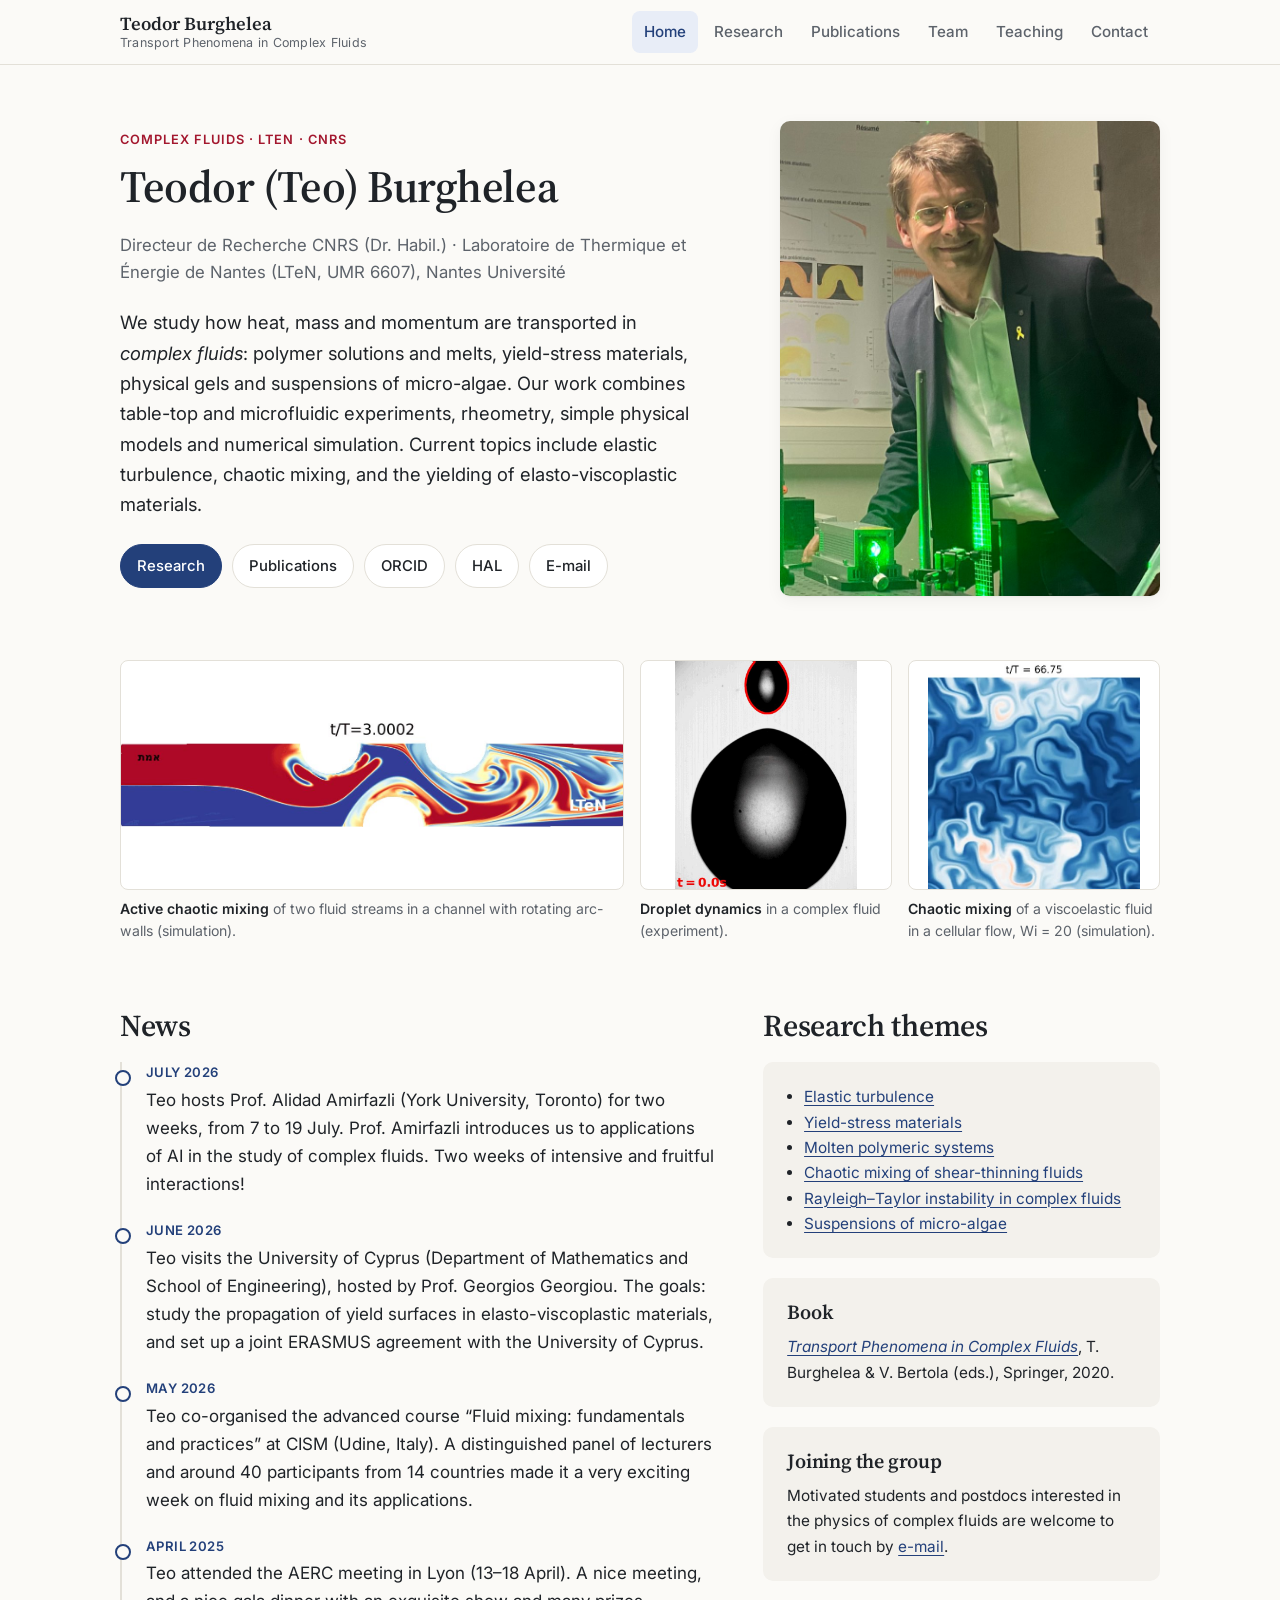
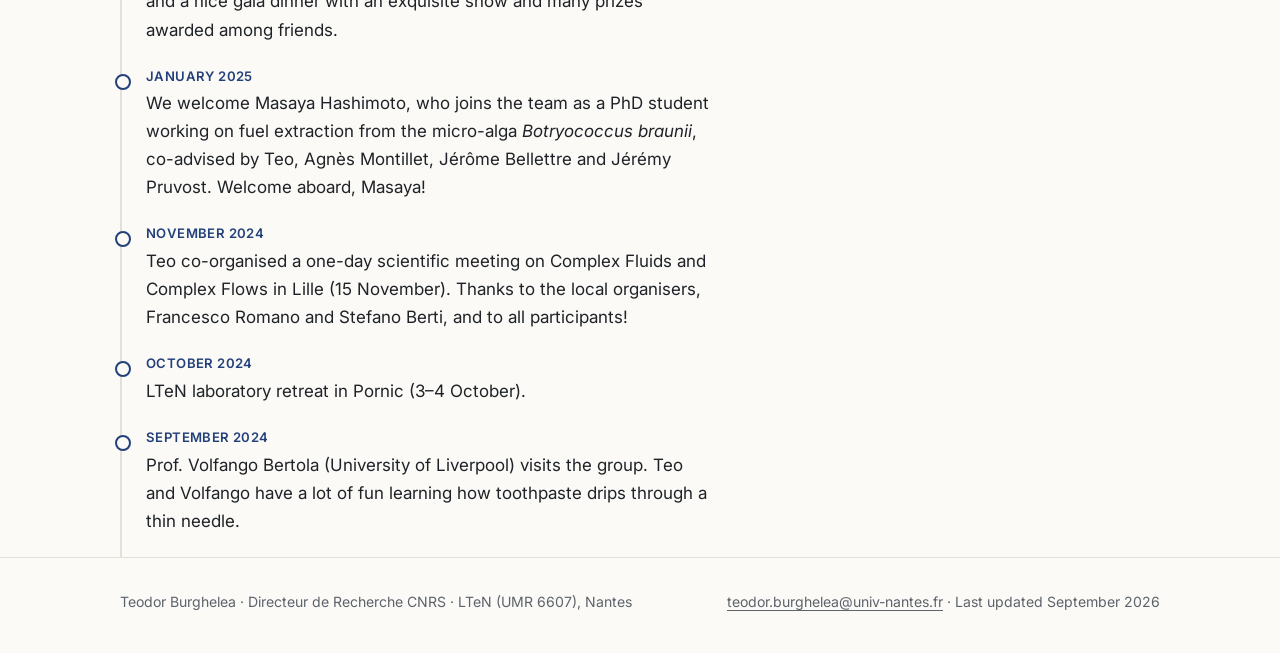
<file: index.html>
<!doctype html>
<html lang="en">
<head>
  <meta charset="utf-8">
  <meta name="viewport" content="width=device-width, initial-scale=1">
  <title>Teodor Burghelea</title>
  <meta name="description" content="Teodor Burghelea, Directeur de Recherche CNRS at LTeN, Nantes: transport phenomena in complex fluids, elastic turbulence, yield-stress materials and chaotic mixing.">
  <meta name="author" content="Teodor Burghelea">
  <meta property="og:title" content="Teodor Burghelea">
  <meta property="og:description" content="Teodor Burghelea, Directeur de Recherche CNRS at LTeN, Nantes: transport phenomena in complex fluids, elastic turbulence, yield-stress materials and chaotic mixing.">
  <meta property="og:image" content="assets/img/teo-burghelea.jpg">
  <link rel="icon" href="data:image/svg+xml,<svg xmlns='http://www.w3.org/2000/svg' viewBox='0 0 64 64'><rect width='64' height='64' rx='14' fill='%2323407a'/><text x='32' y='43' font-family='Georgia,serif' font-size='30' font-weight='bold' fill='white' text-anchor='middle'>TB</text></svg>">
  <link rel="preconnect" href="https://fonts.googleapis.com">
  <link rel="preconnect" href="https://fonts.gstatic.com" crossorigin>
  <link href="https://fonts.googleapis.com/css2?family=Inter:wght@400;500;600&family=Source+Serif+4:opsz,wght@8..60,500;8..60,600&display=swap" rel="stylesheet">
  <link rel="stylesheet" href="assets/style.css">
</head>
<body>
  <header class="site-header">
    <div class="wrap">
      <a class="brand" href="index.html">Teodor Burghelea<small>Transport Phenomena in Complex Fluids</small></a>
      <button class="menu-btn" aria-controls="nav" aria-expanded="false">Menu</button>
      <ul class="nav" id="nav">
        <li><a href="index.html" aria-current="page">Home</a></li>
        <li><a href="research.html">Research</a></li>
        <li><a href="publications.html">Publications</a></li>
        <li><a href="team.html">Team</a></li>
        <li><a href="teaching.html">Teaching</a></li>
        <li><a href="contact.html">Contact</a></li>
      </ul>
    </div>
  </header>

  <main class="wrap">

    <section class="hero">
      <div>
        <p class="eyebrow">Complex Fluids · LTeN · CNRS</p>
        <h1>Teodor (Teo) Burghelea</h1>
        <p class="role">Directeur de Recherche CNRS (Dr. Habil.) · Laboratoire de Thermique et Énergie de Nantes (LTeN, UMR 6607), Nantes Université</p>
        <p class="lead">We study how heat, mass and momentum are transported in <em>complex fluids</em>: polymer solutions and melts, yield-stress materials, physical gels and suspensions of micro-algae. Our work combines table-top and microfluidic experiments, rheometry, simple physical models and numerical simulation. Current topics include elastic turbulence, chaotic mixing, and the yielding of elasto-viscoplastic materials.</p>
        <div class="links">
          <a class="btn primary" href="research.html">Research</a>
          <a class="btn" href="publications.html">Publications</a>
          <a class="btn" href="https://orcid.org/0000-0003-1631-9537">ORCID</a>
          <a class="btn" href="https://cv.hal.science/teodor-burghelea">HAL</a>
          <a class="btn email" data-u="teodor.burghelea" data-d="univ-nantes.fr" data-keep-text="1">E-mail</a>
        </div>
      </div>
      <div class="portrait-wrap">
        <img class="portrait" src="assets/img/teo-burghelea.jpg" width="800" height="1277" alt="Teo Burghelea in the laboratory next to a laser optical set-up">
      </div>
    </section>

    <section>
      <div class="media-strip">
        <figure>
          <video src="assets/media/mixing.mp4" poster="assets/img/mixing-poster.jpg" autoplay muted loop playsinline preload="metadata"></video>
          <figcaption><b>Active chaotic mixing</b> of two fluid streams in a channel with rotating arc-walls (simulation).</figcaption>
        </figure>
        <figure>
          <video src="assets/media/droplet.mp4" poster="assets/img/droplet-poster.jpg" autoplay muted loop playsinline preload="metadata"></video>
          <figcaption><b>Droplet dynamics</b> in a complex fluid (experiment).</figcaption>
        </figure>
        <figure>
          <video src="assets/media/cellular-mixing-evp.mp4" poster="assets/img/cellular-mixing-evp-poster.jpg" autoplay muted loop playsinline preload="metadata"></video>
          <figcaption><b>Chaotic mixing</b> of a viscoelastic fluid in a cellular flow, Wi = 20 (simulation).</figcaption>
        </figure>
      </div>
    </section>

    <div class="split">
      <section>
        <h2>News</h2>
        <ul class="news">
          <li><time>July 2026</time><p>Teo hosts Prof. Alidad Amirfazli (York University, Toronto) for two weeks, from 7 to 19 July. Prof. Amirfazli introduces us to applications of AI in the study of complex fluids. Two weeks of intensive and fruitful interactions!</p></li>
          <li><time>June 2026</time><p>Teo visits the University of Cyprus (Department of Mathematics and School of Engineering), hosted by Prof. Georgios Georgiou. The goals: study the propagation of yield surfaces in elasto-viscoplastic materials, and set up a joint ERASMUS agreement with the University of Cyprus.</p></li>
          <li><time>May 2026</time><p>Teo co-organised the advanced course “Fluid mixing: fundamentals and practices” at CISM (Udine, Italy). A distinguished panel of lecturers and around 40 participants from 14 countries made it a very exciting week on fluid mixing and its applications.</p></li>
          <li><time>April 2025</time><p>Teo attended the AERC meeting in Lyon (13–18 April). A nice meeting, and a nice gala dinner with an exquisite show and many prizes awarded among friends.</p></li>
          <li><time>January 2025</time><p>We welcome Masaya Hashimoto, who joins the team as a PhD student working on fuel extraction from the micro-alga <i>Botryococcus braunii</i>, co-advised by Teo, Agnès Montillet, Jérôme Bellettre and Jérémy Pruvost. Welcome aboard, Masaya!</p></li>
          <li><time>November 2024</time><p>Teo co-organised a one-day scientific meeting on Complex Fluids and Complex Flows in Lille (15 November). Thanks to the local organisers, Francesco Romano and Stefano Berti, and to all participants!</p></li>
          <li><time>October 2024</time><p>LTeN laboratory retreat in Pornic (3–4 October).</p></li>
          <li><time>September 2024</time><p>Prof. Volfango Bertola (University of Liverpool) visits the group. Teo and Volfango have a lot of fun learning how toothpaste drips through a thin needle.</p></li>
        </ul>
      </section>
      <aside>
        <h2>Research themes</h2>
        <div class="side-box">
          <ul style="margin:0;padding-left:1.1em">
            <li><a href="research.html#elastic-turbulence">Elastic turbulence</a></li>
            <li><a href="research.html#yield-stress">Yield-stress materials</a></li>
            <li><a href="research.html#polymer-melts">Molten polymeric systems</a></li>
            <li><a href="research.html#chaotic-mixing">Chaotic mixing of shear-thinning fluids</a></li>
            <li><a href="research.html#rayleigh-taylor">Rayleigh–Taylor instability in complex fluids</a></li>
            <li><a href="research.html#micro-algae">Suspensions of micro-algae</a></li>
          </ul>
        </div>
        <div class="side-box">
          <h3>Book</h3>
          <p style="margin:0"><a href="https://doi.org/10.1007/978-3-030-35558-6"><i>Transport Phenomena in Complex Fluids</i></a>, T. Burghelea &amp; V. Bertola (eds.), Springer, 2020.</p>
        </div>
        <div class="side-box">
          <h3>Joining the group</h3>
          <p style="margin:0">Motivated students and postdocs interested in the physics of complex fluids are welcome to get in touch by <a class="email" data-keep-text="1" data-u="teodor.burghelea" data-d="univ-nantes.fr">e-mail</a>.</p>
        </div>
      </aside>
    </div>

  </main>

  <footer class="site-footer">
    <div class="wrap">
      <div>Teodor Burghelea · Directeur de Recherche CNRS · LTeN (UMR 6607), Nantes</div>
      <div><a class="email" data-u="teodor.burghelea" data-d="univ-nantes.fr">teodor.burghelea [at] univ-nantes.fr</a> · Last updated September 2026</div>
    </div>
  </footer>
  <script src="assets/site.js"></script>
</body>
</html>
</file>
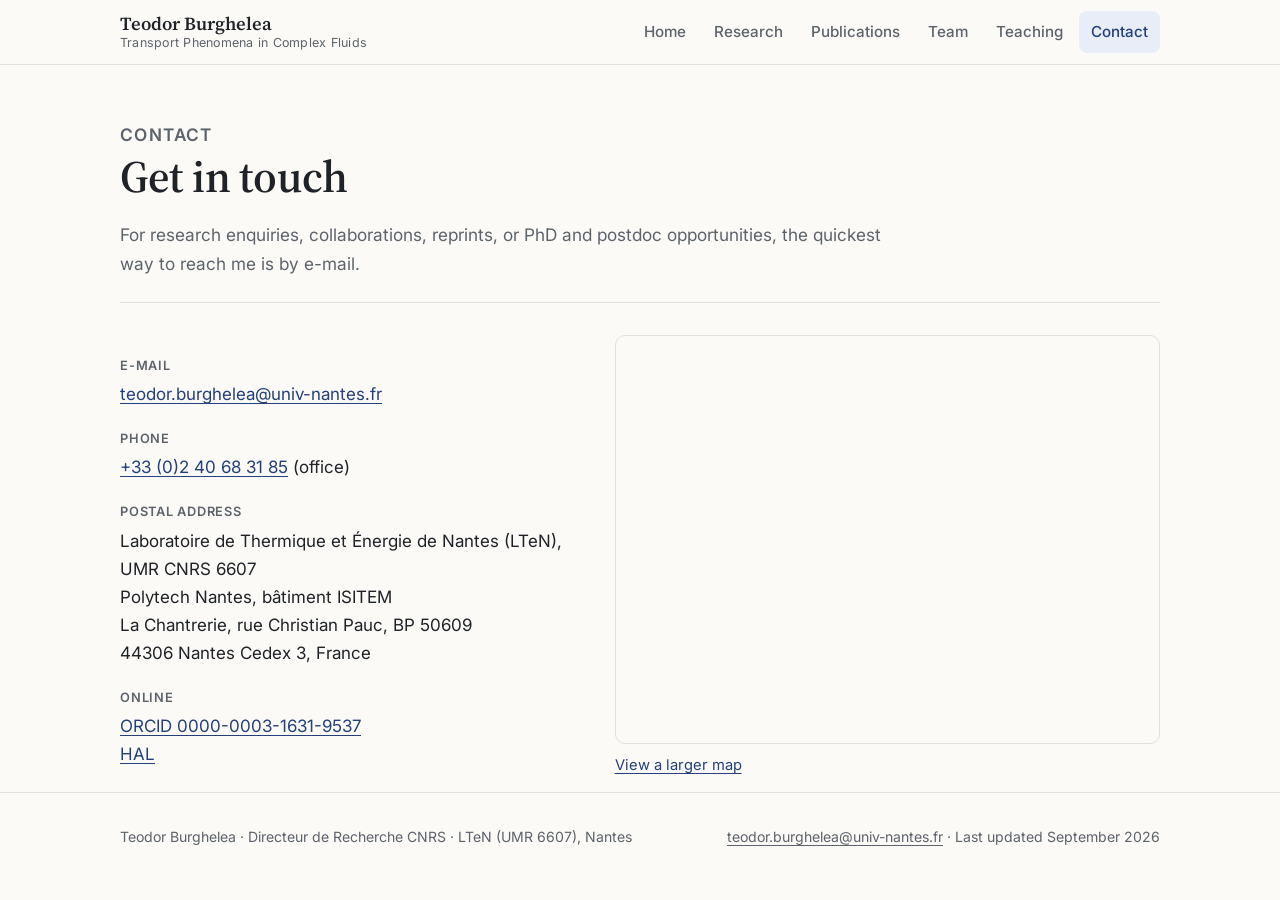
<file: contact.html>
<!doctype html>
<html lang="en">
<head>
  <meta charset="utf-8">
  <meta name="viewport" content="width=device-width, initial-scale=1">
  <title>Teodor Burghelea · Contact</title>
  <meta name="description" content="Contact details of Teodor Burghelea at LTeN, Polytech Nantes.">
  <meta name="author" content="Teodor Burghelea">
  <meta property="og:title" content="Teodor Burghelea · Contact">
  <meta property="og:description" content="Contact details of Teodor Burghelea at LTeN, Polytech Nantes.">
  <meta property="og:image" content="assets/img/teo-burghelea.jpg">
  <link rel="icon" href="data:image/svg+xml,<svg xmlns='http://www.w3.org/2000/svg' viewBox='0 0 64 64'><rect width='64' height='64' rx='14' fill='%2323407a'/><text x='32' y='43' font-family='Georgia,serif' font-size='30' font-weight='bold' fill='white' text-anchor='middle'>TB</text></svg>">
  <link rel="preconnect" href="https://fonts.googleapis.com">
  <link rel="preconnect" href="https://fonts.gstatic.com" crossorigin>
  <link href="https://fonts.googleapis.com/css2?family=Inter:wght@400;500;600&family=Source+Serif+4:opsz,wght@8..60,500;8..60,600&display=swap" rel="stylesheet">
  <link rel="stylesheet" href="assets/style.css">
</head>
<body>
  <header class="site-header">
    <div class="wrap">
      <a class="brand" href="index.html">Teodor Burghelea<small>Transport Phenomena in Complex Fluids</small></a>
      <button class="menu-btn" aria-controls="nav" aria-expanded="false">Menu</button>
      <ul class="nav" id="nav">
        <li><a href="index.html">Home</a></li>
        <li><a href="research.html">Research</a></li>
        <li><a href="publications.html">Publications</a></li>
        <li><a href="team.html">Team</a></li>
        <li><a href="teaching.html">Teaching</a></li>
        <li><a href="contact.html" aria-current="page">Contact</a></li>
      </ul>
    </div>
  </header>

  <main class="wrap">

    <section class="page-head">
      <p class="eyebrow">Contact</p>
      <h1>Get in touch</h1>
      <p>For research enquiries, collaborations, reprints, or PhD and postdoc opportunities, the quickest way to reach me is by e-mail.</p>
    </section>

    <div class="contact-grid">
      <dl>
        <dt>E-mail</dt>
        <dd><a class="email" data-u="teodor.burghelea" data-d="univ-nantes.fr">teodor.burghelea [at] univ-nantes.fr</a></dd>
        <dt>Phone</dt>
        <dd><a href="tel:+33240683185">+33 (0)2 40 68 31 85</a> (office)</dd>
        <dt>Postal address</dt>
        <dd>Laboratoire de Thermique et Énergie de Nantes (LTeN), UMR CNRS 6607<br>
            Polytech Nantes, bâtiment ISITEM<br>
            La Chantrerie, rue Christian Pauc, BP 50609<br>
            44306 Nantes Cedex 3, France</dd>
        <dt>Online</dt>
        <dd><a href="https://orcid.org/0000-0003-1631-9537">ORCID 0000-0003-1631-9537</a><br><a href="https://cv.hal.science/teodor-burghelea">HAL</a></dd>
      </dl>
      <div>
        <iframe class="map" title="Map showing Polytech Nantes, La Chantrerie" loading="lazy"
          src="https://www.openstreetmap.org/export/embed.html?bbox=-1.5277%2C47.2762%2C-1.5037%2C47.2882&amp;layer=mapnik&amp;marker=47.28218%2C-1.515714"></iframe>
        <p class="meta" style="margin-top:.6em"><a href="https://www.openstreetmap.org/?mlat=47.28218&amp;mlon=-1.515714#map=16/47.28218/-1.515714">View a larger map</a></p>
      </div>
    </div>

  </main>

  <footer class="site-footer">
    <div class="wrap">
      <div>Teodor Burghelea · Directeur de Recherche CNRS · LTeN (UMR 6607), Nantes</div>
      <div><a class="email" data-u="teodor.burghelea" data-d="univ-nantes.fr">teodor.burghelea [at] univ-nantes.fr</a> · Last updated September 2026</div>
    </div>
  </footer>
  <script src="assets/site.js"></script>
</body>
</html>
</file>
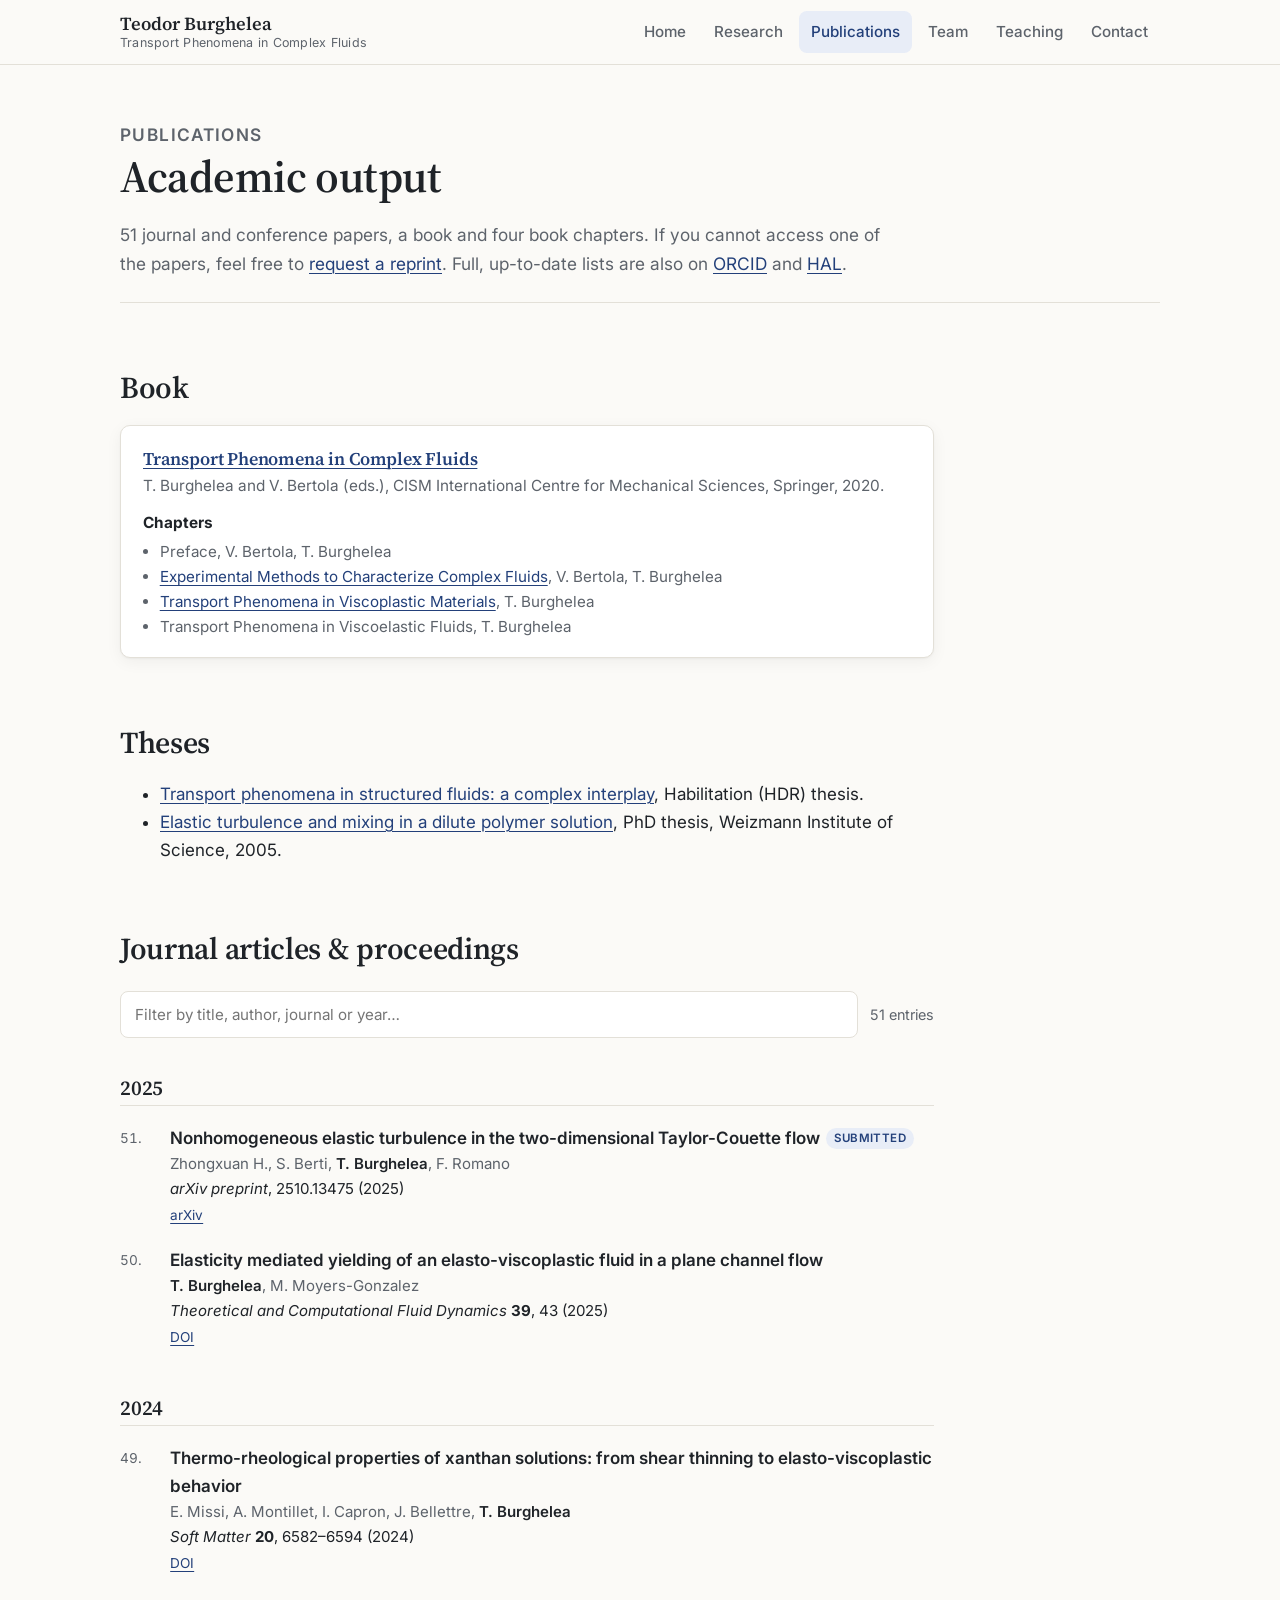
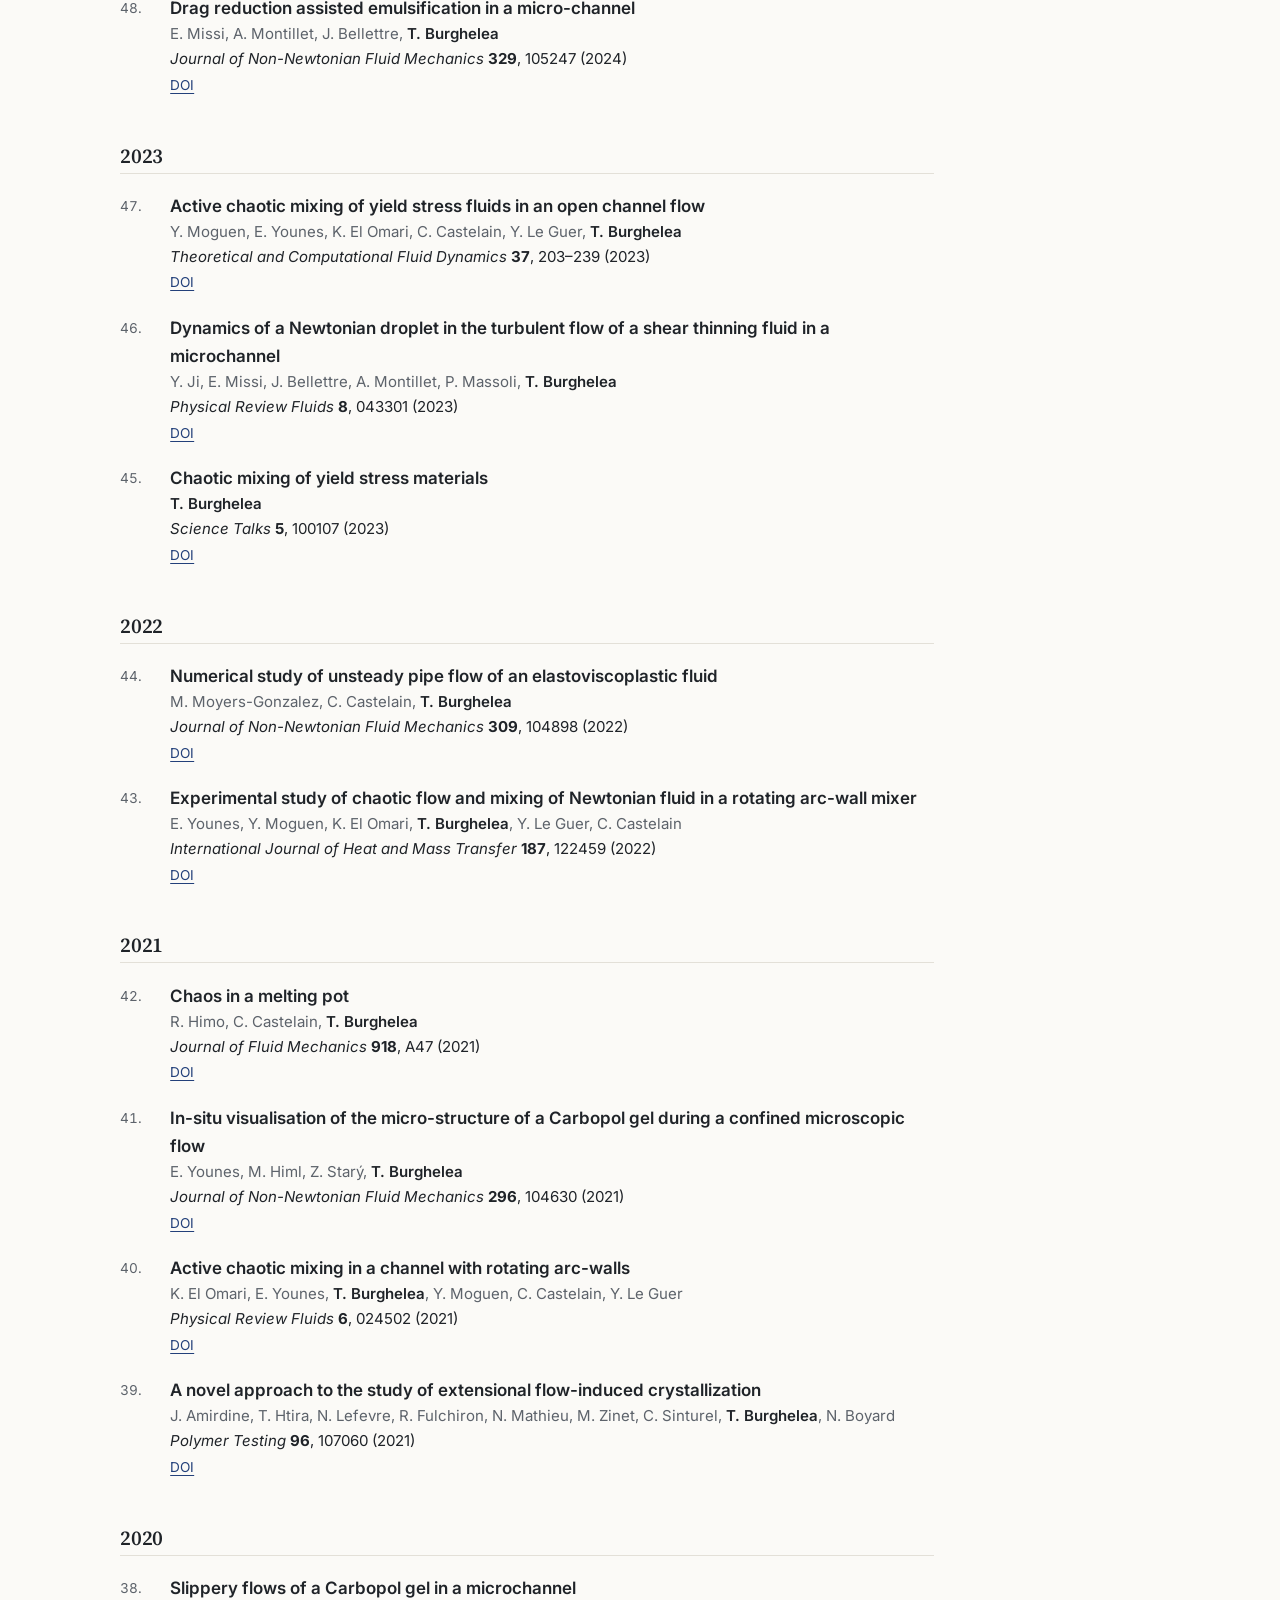
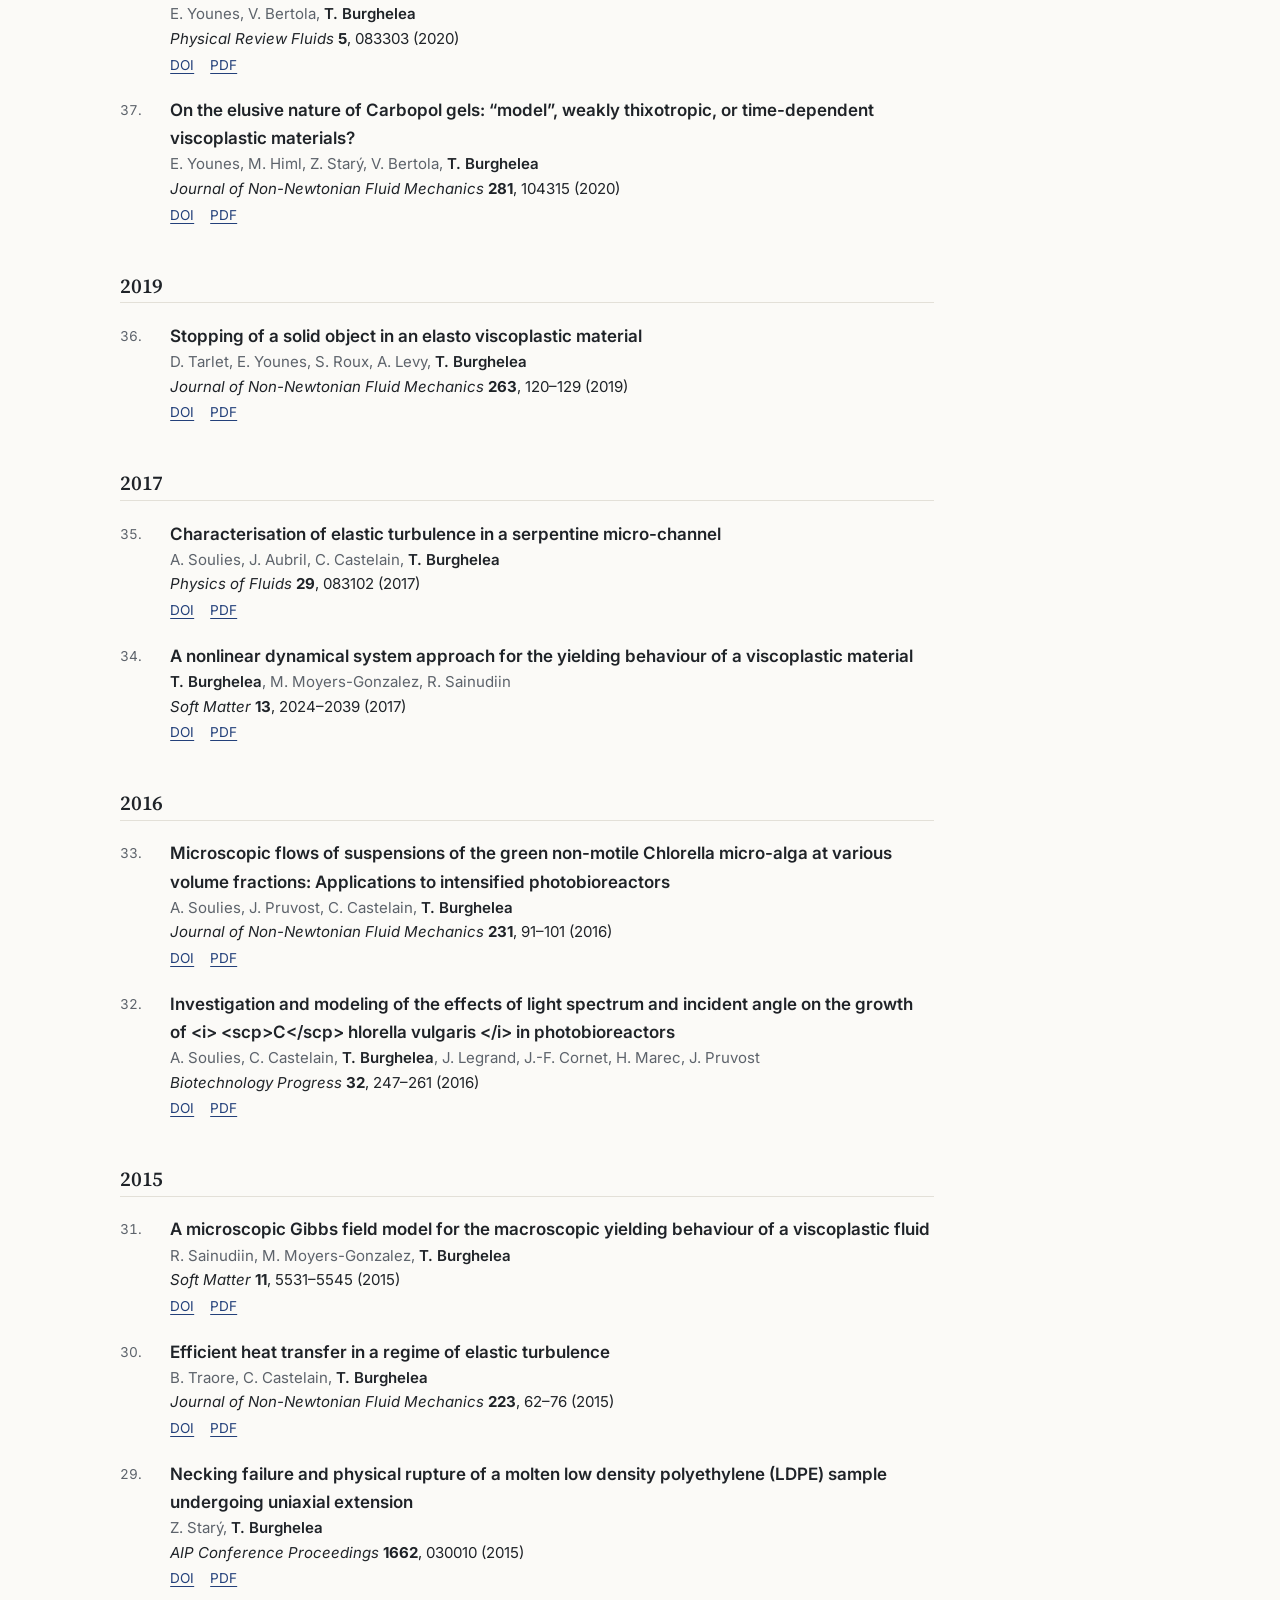
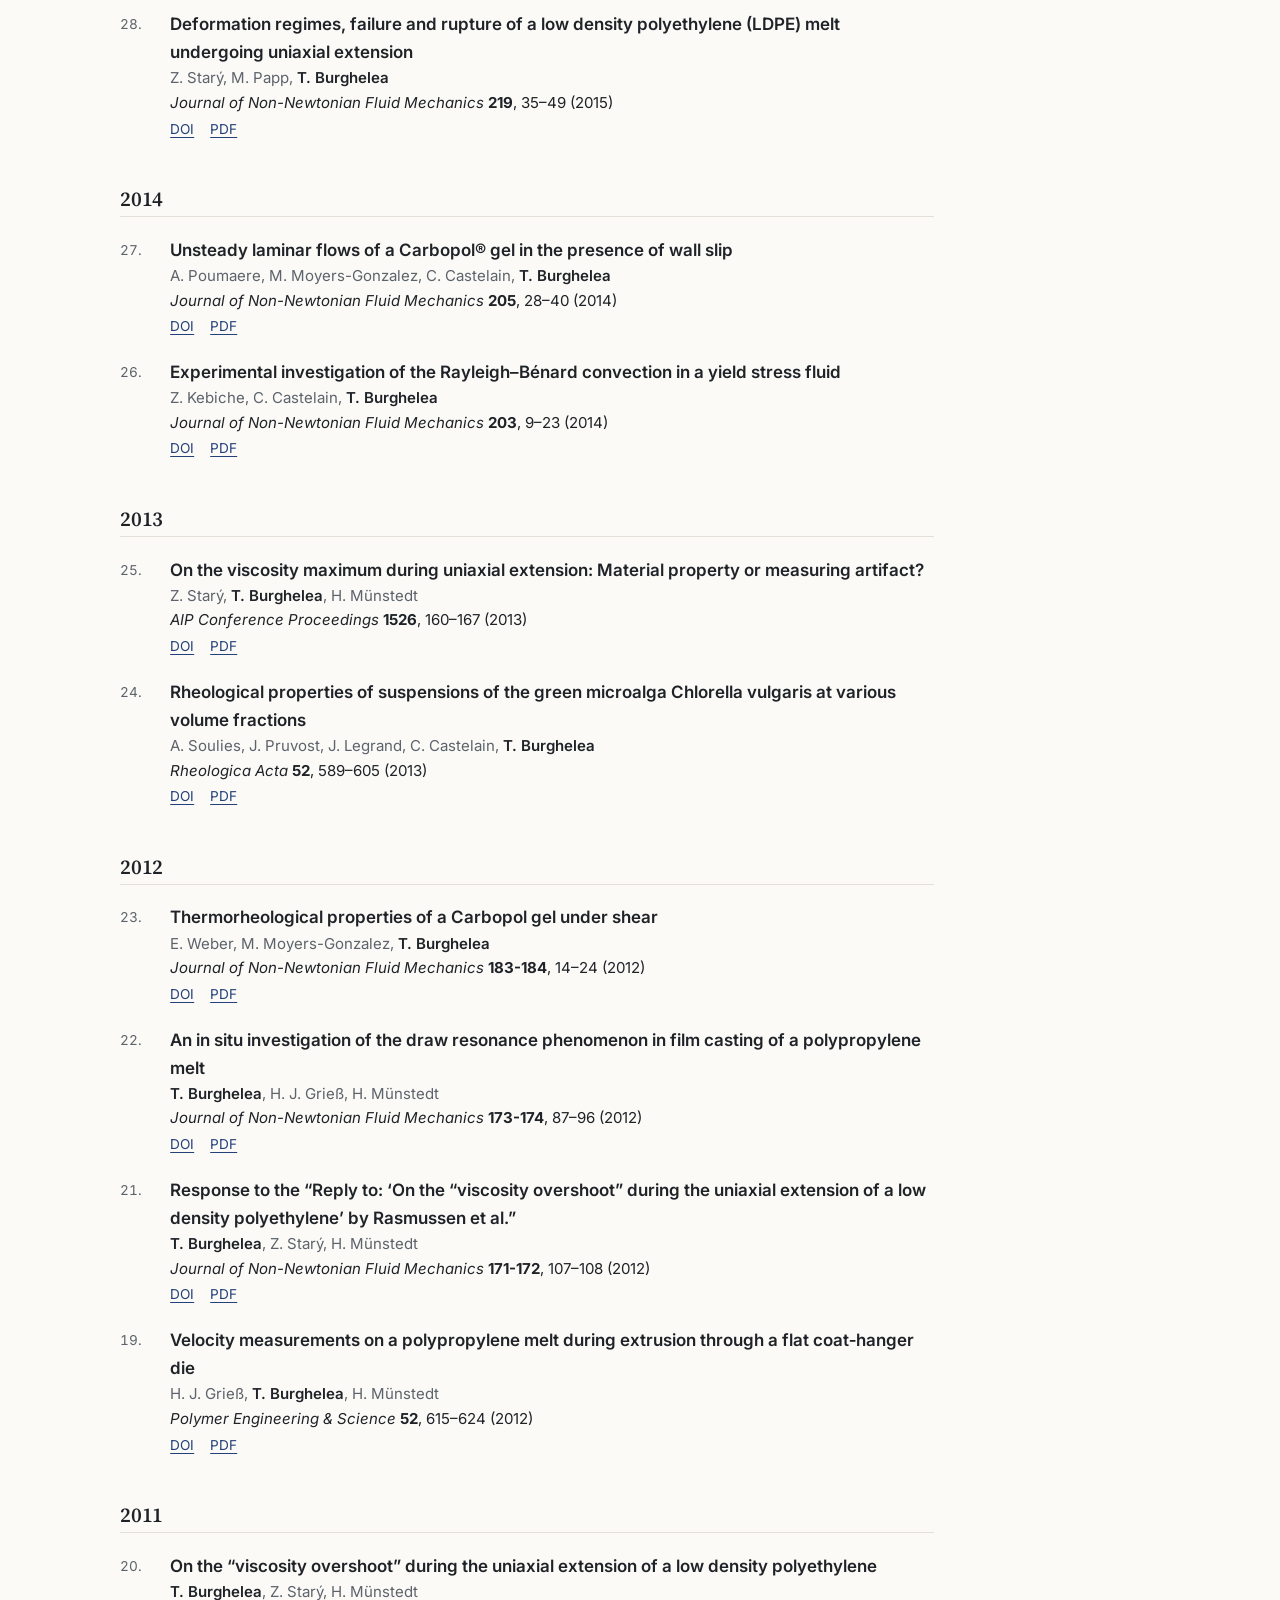
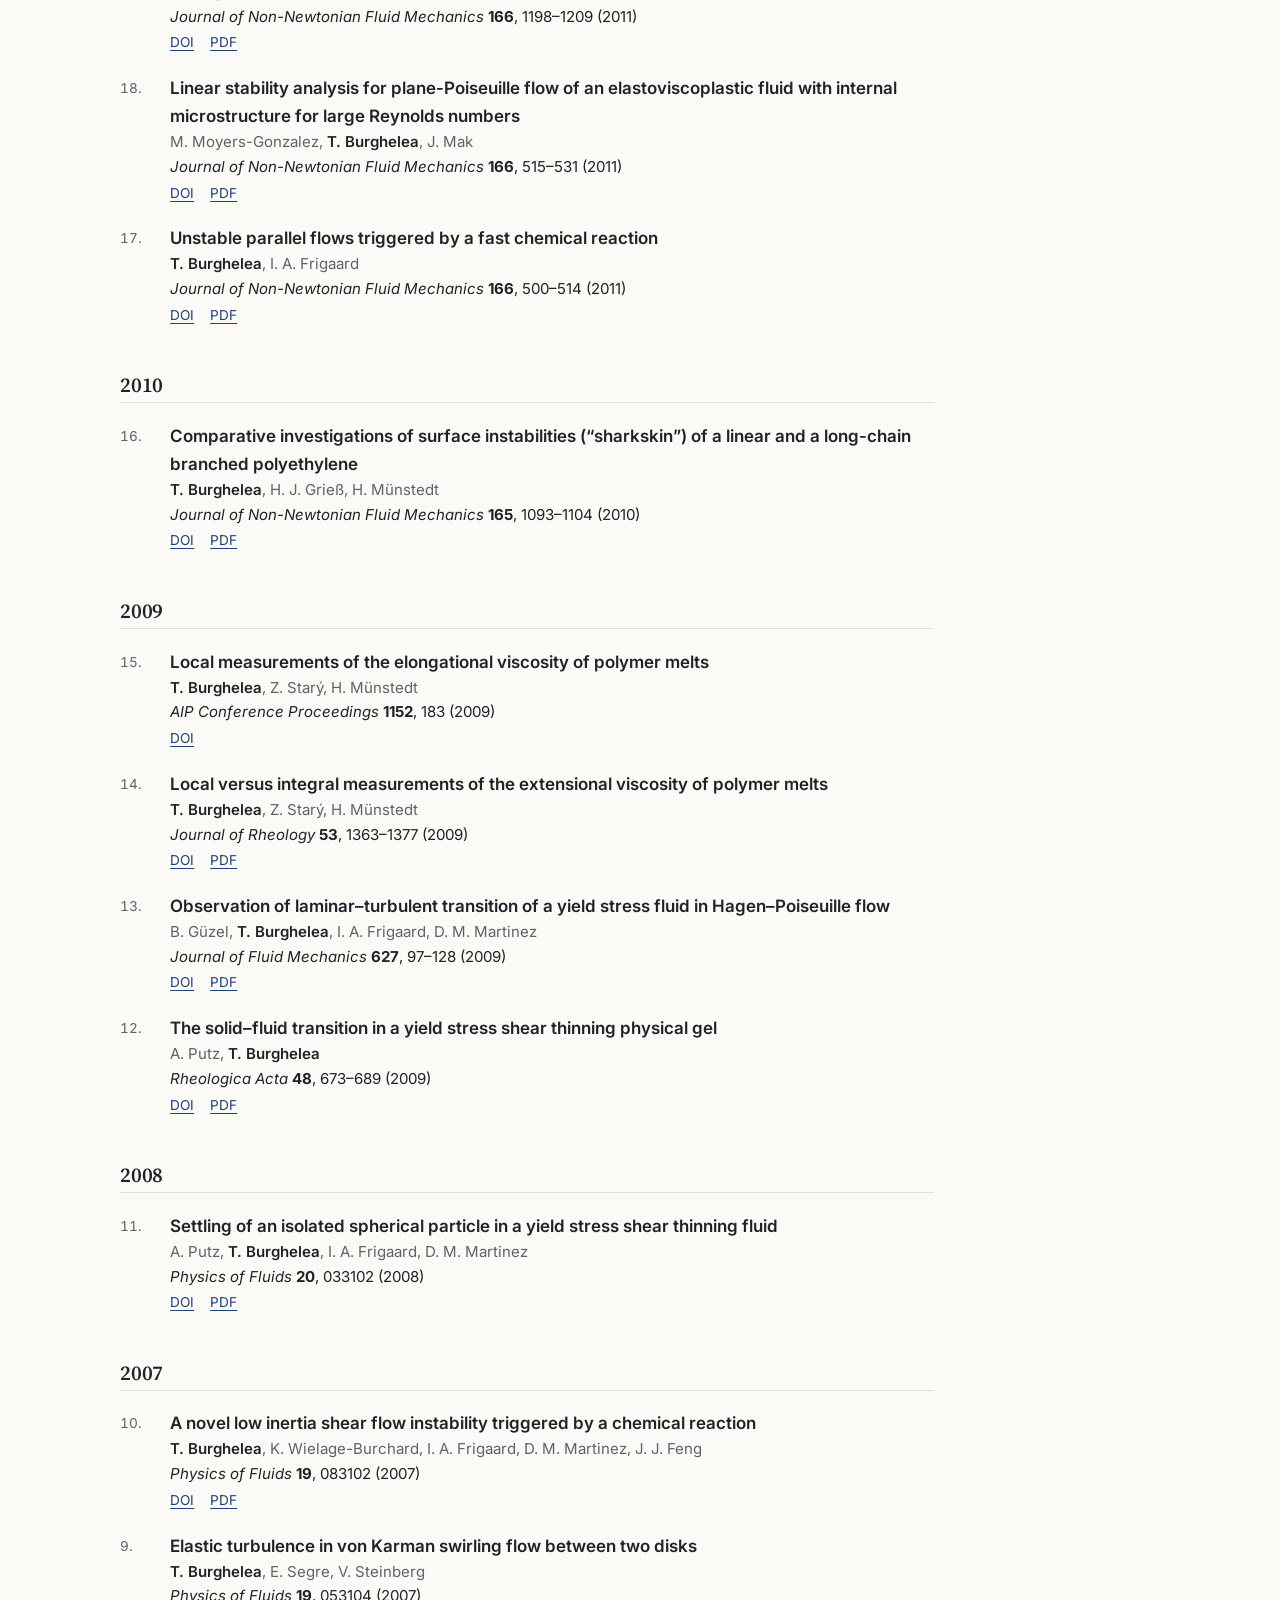
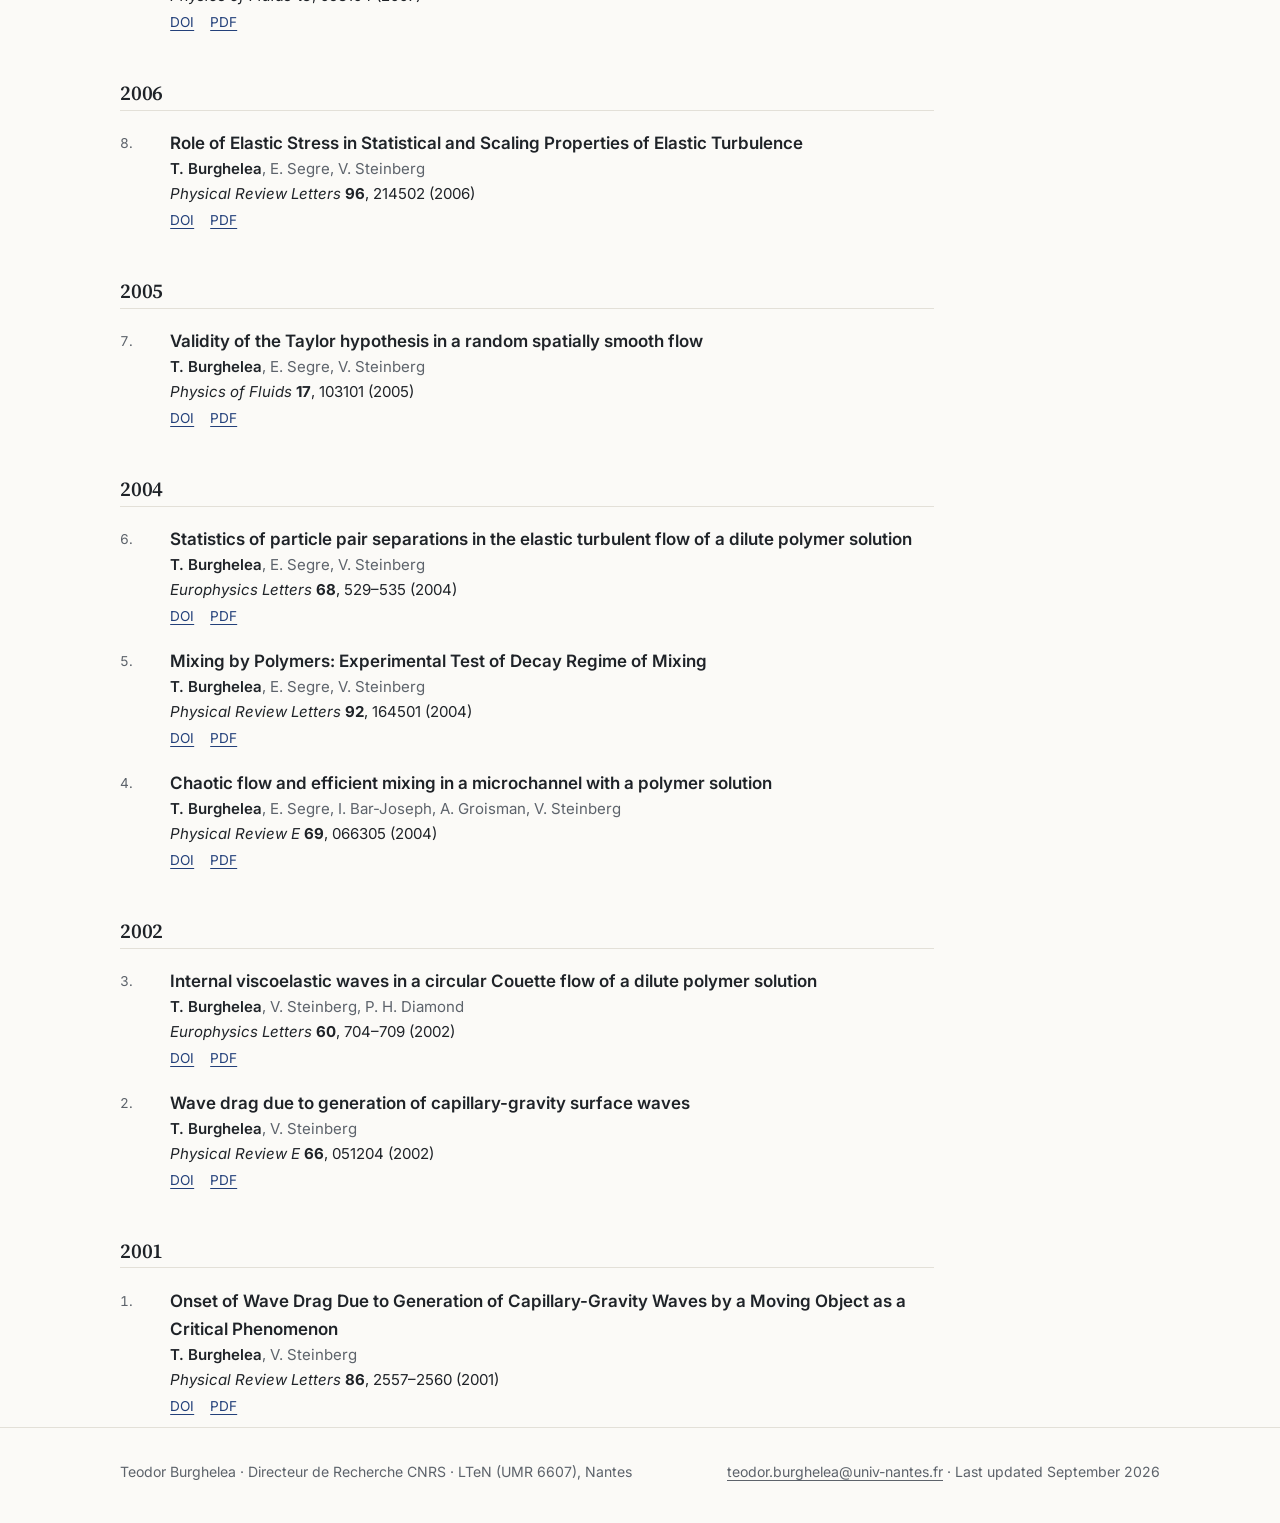
<file: publications.html>
<!doctype html>
<html lang="en">
<head>
  <meta charset="utf-8">
  <meta name="viewport" content="width=device-width, initial-scale=1">
  <title>Teodor Burghelea · Publications</title>
  <meta name="description" content="Publications of Teodor Burghelea: journal articles, book and theses on complex fluids.">
  <meta name="author" content="Teodor Burghelea">
  <meta property="og:title" content="Teodor Burghelea · Publications">
  <meta property="og:description" content="Publications of Teodor Burghelea: journal articles, book and theses on complex fluids.">
  <meta property="og:image" content="assets/img/teo-burghelea.jpg">
  <link rel="icon" href="data:image/svg+xml,<svg xmlns='http://www.w3.org/2000/svg' viewBox='0 0 64 64'><rect width='64' height='64' rx='14' fill='%2323407a'/><text x='32' y='43' font-family='Georgia,serif' font-size='30' font-weight='bold' fill='white' text-anchor='middle'>TB</text></svg>">
  <link rel="preconnect" href="https://fonts.googleapis.com">
  <link rel="preconnect" href="https://fonts.gstatic.com" crossorigin>
  <link href="https://fonts.googleapis.com/css2?family=Inter:wght@400;500;600&family=Source+Serif+4:opsz,wght@8..60,500;8..60,600&display=swap" rel="stylesheet">
  <link rel="stylesheet" href="assets/style.css">
</head>
<body>
  <header class="site-header">
    <div class="wrap">
      <a class="brand" href="index.html">Teodor Burghelea<small>Transport Phenomena in Complex Fluids</small></a>
      <button class="menu-btn" aria-controls="nav" aria-expanded="false">Menu</button>
      <ul class="nav" id="nav">
        <li><a href="index.html">Home</a></li>
        <li><a href="research.html">Research</a></li>
        <li><a href="publications.html" aria-current="page">Publications</a></li>
        <li><a href="team.html">Team</a></li>
        <li><a href="teaching.html">Teaching</a></li>
        <li><a href="contact.html">Contact</a></li>
      </ul>
    </div>
  </header>

  <main class="wrap">

    <section class="page-head">
      <p class="eyebrow">Publications</p>
      <h1>Academic output</h1>
      <p>51 journal and conference papers, a book and four book chapters. If you cannot access one of the papers, feel free to <a class="email" data-u="teodor.burghelea" data-d="univ-nantes.fr" data-subject="Reprint request" data-keep-text="1">request a reprint</a>. Full, up-to-date lists are also on <a href="https://orcid.org/0000-0003-1631-9537">ORCID</a> and <a href="https://cv.hal.science/teodor-burghelea">HAL</a>.</p>
    </section>

    <section class="prose">
      <h2>Book</h2>
      <div class="card">
        <h3 style="margin-bottom:.2em"><a href="https://doi.org/10.1007/978-3-030-35558-6">Transport Phenomena in Complex Fluids</a></h3>
        <p style="margin-bottom:.8em">T. Burghelea and V. Bertola (eds.), CISM International Centre for Mechanical Sciences, Springer, 2020.</p>
        <p style="margin-bottom:.2em"><b style="color:var(--text)">Chapters</b></p>
        <ul style="margin:0;padding-left:1.1em;color:var(--muted);font-size:.95rem">
          <li>Preface, V. Bertola, T. Burghelea</li>
          <li><a href="https://doi.org/10.1007/978-3-030-35558-6_3">Experimental Methods to Characterize Complex Fluids</a>, V. Bertola, T. Burghelea</li>
          <li><a href="https://doi.org/10.1007/978-3-030-35558-6_5">Transport Phenomena in Viscoplastic Materials</a>, T. Burghelea</li>
          <li>Transport Phenomena in Viscoelastic Fluids, T. Burghelea</li>
        </ul>
      </div>

      <h2>Theses</h2>
      <ul>
        <li><a href="https://drive.google.com/open?id=1WchqFsrCGvv6j9l4W2r7ldSKxiWsiBoJ">Transport phenomena in structured fluids: a complex interplay</a>, Habilitation (HDR) thesis.</li>
        <li><a href="https://drive.google.com/open?id=1sfWacY6EvXzpZYTsk_k6fC-Bl-uPxnks">Elastic turbulence and mixing in a dilute polymer solution</a>, PhD thesis, Weizmann Institute of Science, 2005.</li>
      </ul>

      <h2>Journal articles &amp; proceedings</h2>
      <div class="pub-tools">
        <input id="pub-filter" type="search" placeholder="Filter by title, author, journal or year…" aria-label="Filter publications">
        <span class="pub-count" id="pub-count"></span>
      </div>
      <div class="pub-group">
        <h3 class="pub-year">2025</h3>
        <ol class="pubs">
          <li><span class="n">51.</span><div>
            <div class="t">Nonhomogeneous elastic turbulence in the two-dimensional Taylor-Couette flow<span class="tag">Submitted</span></div>
            <div class="a">Zhongxuan H., S. Berti, <span class="me">T. Burghelea</span>, F. Romano</div>
            <div class="j"><i>arXiv preprint</i>, 2510.13475 (2025)</div>
            <div class="l"><a href="https://arxiv.org/abs/2510.13475">arXiv</a></div></div></li>
          <li><span class="n">50.</span><div>
            <div class="t">Elasticity mediated yielding of an elasto-viscoplastic fluid in a plane channel flow</div>
            <div class="a"><span class="me">T. Burghelea</span>, M. Moyers-Gonzalez</div>
            <div class="j"><i>Theoretical and Computational Fluid Dynamics</i> <b>39</b>, 43 (2025)</div>
            <div class="l"><a href="https://doi.org/10.1007/s00162-025-00761-1">DOI</a></div></div></li>
        </ol>
      </div>
      <div class="pub-group">
        <h3 class="pub-year">2024</h3>
        <ol class="pubs">
          <li><span class="n">49.</span><div>
            <div class="t">Thermo-rheological properties of xanthan solutions: from shear thinning to elasto-viscoplastic behavior</div>
            <div class="a">E. Missi, A. Montillet, I. Capron, J. Bellettre, <span class="me">T. Burghelea</span></div>
            <div class="j"><i>Soft Matter</i> <b>20</b>, 6582–6594 (2024)</div>
            <div class="l"><a href="https://doi.org/10.1039/d4sm00714j">DOI</a></div></div></li>
          <li><span class="n">48.</span><div>
            <div class="t">Drag reduction assisted emulsification in a micro-channel</div>
            <div class="a">E. Missi, A. Montillet, J. Bellettre, <span class="me">T. Burghelea</span></div>
            <div class="j"><i>Journal of Non-Newtonian Fluid Mechanics</i> <b>329</b>, 105247 (2024)</div>
            <div class="l"><a href="https://doi.org/10.1016/j.jnnfm.2024.105247">DOI</a></div></div></li>
        </ol>
      </div>
      <div class="pub-group">
        <h3 class="pub-year">2023</h3>
        <ol class="pubs">
          <li><span class="n">47.</span><div>
            <div class="t">Active chaotic mixing of yield stress fluids in an open channel flow</div>
            <div class="a">Y. Moguen, E. Younes, K. El Omari, C. Castelain, Y. Le Guer, <span class="me">T. Burghelea</span></div>
            <div class="j"><i>Theoretical and Computational Fluid Dynamics</i> <b>37</b>, 203–239 (2023)</div>
            <div class="l"><a href="https://doi.org/10.1007/s00162-023-00650-5">DOI</a></div></div></li>
          <li><span class="n">46.</span><div>
            <div class="t">Dynamics of a Newtonian droplet in the turbulent flow of a shear thinning fluid in a microchannel</div>
            <div class="a">Y. Ji, E. Missi, J. Bellettre, A. Montillet, P. Massoli, <span class="me">T. Burghelea</span></div>
            <div class="j"><i>Physical Review Fluids</i> <b>8</b>, 043301 (2023)</div>
            <div class="l"><a href="https://doi.org/10.1103/physrevfluids.8.043301">DOI</a></div></div></li>
          <li><span class="n">45.</span><div>
            <div class="t">Chaotic mixing of yield stress materials</div>
            <div class="a"><span class="me">T. Burghelea</span></div>
            <div class="j"><i>Science Talks</i> <b>5</b>, 100107 (2023)</div>
            <div class="l"><a href="https://doi.org/10.1016/j.sctalk.2022.100107">DOI</a></div></div></li>
        </ol>
      </div>
      <div class="pub-group">
        <h3 class="pub-year">2022</h3>
        <ol class="pubs">
          <li><span class="n">44.</span><div>
            <div class="t">Numerical study of unsteady pipe flow of an elastoviscoplastic fluid</div>
            <div class="a">M. Moyers-Gonzalez, C. Castelain, <span class="me">T. Burghelea</span></div>
            <div class="j"><i>Journal of Non-Newtonian Fluid Mechanics</i> <b>309</b>, 104898 (2022)</div>
            <div class="l"><a href="https://doi.org/10.1016/j.jnnfm.2022.104898">DOI</a></div></div></li>
          <li><span class="n">43.</span><div>
            <div class="t">Experimental study of chaotic flow and mixing of Newtonian fluid in a rotating arc-wall mixer</div>
            <div class="a">E. Younes, Y. Moguen, K. El Omari, <span class="me">T. Burghelea</span>, Y. Le Guer, C. Castelain</div>
            <div class="j"><i>International Journal of Heat and Mass Transfer</i> <b>187</b>, 122459 (2022)</div>
            <div class="l"><a href="https://doi.org/10.1016/j.ijheatmasstransfer.2021.122459">DOI</a></div></div></li>
        </ol>
      </div>
      <div class="pub-group">
        <h3 class="pub-year">2021</h3>
        <ol class="pubs">
          <li><span class="n">42.</span><div>
            <div class="t">Chaos in a melting pot</div>
            <div class="a">R. Himo, C. Castelain, <span class="me">T. Burghelea</span></div>
            <div class="j"><i>Journal of Fluid Mechanics</i> <b>918</b>, A47 (2021)</div>
            <div class="l"><a href="https://doi.org/10.1017/jfm.2021.367">DOI</a></div></div></li>
          <li><span class="n">41.</span><div>
            <div class="t">In-situ visualisation of the micro-structure of a Carbopol gel during a confined microscopic flow</div>
            <div class="a">E. Younes, M. Himl, Z. Starý, <span class="me">T. Burghelea</span></div>
            <div class="j"><i>Journal of Non-Newtonian Fluid Mechanics</i> <b>296</b>, 104630 (2021)</div>
            <div class="l"><a href="https://doi.org/10.1016/j.jnnfm.2021.104630">DOI</a></div></div></li>
          <li><span class="n">40.</span><div>
            <div class="t">Active chaotic mixing in a channel with rotating arc-walls</div>
            <div class="a">K. El Omari, E. Younes, <span class="me">T. Burghelea</span>, Y. Moguen, C. Castelain, Y. Le Guer</div>
            <div class="j"><i>Physical Review Fluids</i> <b>6</b>, 024502 (2021)</div>
            <div class="l"><a href="https://doi.org/10.1103/physrevfluids.6.024502">DOI</a></div></div></li>
          <li><span class="n">39.</span><div>
            <div class="t">A novel approach to the study of extensional flow-induced crystallization</div>
            <div class="a">J. Amirdine, T. Htira, N. Lefevre, R. Fulchiron, N. Mathieu, M. Zinet, C. Sinturel, <span class="me">T. Burghelea</span>, N. Boyard</div>
            <div class="j"><i>Polymer Testing</i> <b>96</b>, 107060 (2021)</div>
            <div class="l"><a href="https://doi.org/10.1016/j.polymertesting.2021.107060">DOI</a></div></div></li>
        </ol>
      </div>
      <div class="pub-group">
        <h3 class="pub-year">2020</h3>
        <ol class="pubs">
          <li><span class="n">38.</span><div>
            <div class="t">Slippery flows of a Carbopol gel in a microchannel</div>
            <div class="a">E. Younes, V. Bertola, <span class="me">T. Burghelea</span></div>
            <div class="j"><i>Physical Review Fluids</i> <b>5</b>, 083303 (2020)</div>
            <div class="l"><a href="https://doi.org/10.1103/physrevfluids.5.083303">DOI</a> <a href="https://drive.google.com/open?id=1CWK4Ca-ivJJ1u1KiDbmqlvINR8bcky2M">PDF</a></div></div></li>
          <li><span class="n">37.</span><div>
            <div class="t">On the elusive nature of Carbopol gels: “model”, weakly thixotropic, or time-dependent viscoplastic materials?</div>
            <div class="a">E. Younes, M. Himl, Z. Starý, V. Bertola, <span class="me">T. Burghelea</span></div>
            <div class="j"><i>Journal of Non-Newtonian Fluid Mechanics</i> <b>281</b>, 104315 (2020)</div>
            <div class="l"><a href="https://doi.org/10.1016/j.jnnfm.2020.104315">DOI</a> <a href="https://drive.google.com/open?id=1r4O-Oz6eNsHGQ24A7lDcEOLIjbbIvzz0">PDF</a></div></div></li>
        </ol>
      </div>
      <div class="pub-group">
        <h3 class="pub-year">2019</h3>
        <ol class="pubs">
          <li><span class="n">36.</span><div>
            <div class="t">Stopping of a solid object in an elasto viscoplastic material</div>
            <div class="a">D. Tarlet, E. Younes, S. Roux, A. Levy, <span class="me">T. Burghelea</span></div>
            <div class="j"><i>Journal of Non-Newtonian Fluid Mechanics</i> <b>263</b>, 120–129 (2019)</div>
            <div class="l"><a href="https://doi.org/10.1016/j.jnnfm.2018.11.006">DOI</a> <a href="https://drive.google.com/open?id=1zCHIprPU5i-UnoYswbzY9OH0eGIQHwZE">PDF</a></div></div></li>
        </ol>
      </div>
      <div class="pub-group">
        <h3 class="pub-year">2017</h3>
        <ol class="pubs">
          <li><span class="n">35.</span><div>
            <div class="t">Characterisation of elastic turbulence in a serpentine micro-channel</div>
            <div class="a">A. Soulies, J. Aubril, C. Castelain, <span class="me">T. Burghelea</span></div>
            <div class="j"><i>Physics of Fluids</i> <b>29</b>, 083102 (2017)</div>
            <div class="l"><a href="https://doi.org/10.1063/1.4996356">DOI</a> <a href="https://drive.google.com/open?id=19BpyRWKFr-NzFrSxv8fVtQPDkHVCY6rK">PDF</a></div></div></li>
          <li><span class="n">34.</span><div>
            <div class="t">A nonlinear dynamical system approach for the yielding behaviour of a viscoplastic material</div>
            <div class="a"><span class="me">T. Burghelea</span>, M. Moyers-Gonzalez, R. Sainudiin</div>
            <div class="j"><i>Soft Matter</i> <b>13</b>, 2024–2039 (2017)</div>
            <div class="l"><a href="https://doi.org/10.1039/c6sm02361d">DOI</a> <a href="https://drive.google.com/open?id=1f3c8PZ24sJyDvIcUMtL2n1i-3pvbmIo9">PDF</a></div></div></li>
        </ol>
      </div>
      <div class="pub-group">
        <h3 class="pub-year">2016</h3>
        <ol class="pubs">
          <li><span class="n">33.</span><div>
            <div class="t">Microscopic flows of suspensions of the green non-motile Chlorella micro-alga at various volume fractions: Applications to intensified photobioreactors</div>
            <div class="a">A. Soulies, J. Pruvost, C. Castelain, <span class="me">T. Burghelea</span></div>
            <div class="j"><i>Journal of Non-Newtonian Fluid Mechanics</i> <b>231</b>, 91–101 (2016)</div>
            <div class="l"><a href="https://doi.org/10.1016/j.jnnfm.2016.03.012">DOI</a> <a href="https://drive.google.com/open?id=1ovv2FJOwBiUpQgII10-t5hem9mw2V-Zj">PDF</a></div></div></li>
          <li><span class="n">32.</span><div>
            <div class="t">Investigation and modeling of the effects of light spectrum and incident angle on the growth of
                    &lt;i&gt;
                      &lt;scp&gt;C&lt;/scp&gt;
                      hlorella vulgaris
                    &lt;/i&gt;
                    in photobioreactors</div>
            <div class="a">A. Soulies, C. Castelain, <span class="me">T. Burghelea</span>, J. Legrand, J.-F. Cornet, H. Marec, J. Pruvost</div>
            <div class="j"><i>Biotechnology Progress</i> <b>32</b>, 247–261 (2016)</div>
            <div class="l"><a href="https://doi.org/10.1002/btpr.2244">DOI</a> <a href="https://hal.archives-ouvertes.fr/hal-01950701/document">PDF</a></div></div></li>
        </ol>
      </div>
      <div class="pub-group">
        <h3 class="pub-year">2015</h3>
        <ol class="pubs">
          <li><span class="n">31.</span><div>
            <div class="t">A microscopic Gibbs field model for the macroscopic yielding behaviour of a viscoplastic fluid</div>
            <div class="a">R. Sainudiin, M. Moyers-Gonzalez, <span class="me">T. Burghelea</span></div>
            <div class="j"><i>Soft Matter</i> <b>11</b>, 5531–5545 (2015)</div>
            <div class="l"><a href="https://doi.org/10.1039/c5sm00857c">DOI</a> <a href="https://drive.google.com/open?id=1zXjJnpq_Z9dd1RdMKdF7SQbeYQ2arRFI">PDF</a></div></div></li>
          <li><span class="n">30.</span><div>
            <div class="t">Efficient heat transfer in a regime of elastic turbulence</div>
            <div class="a">B. Traore, C. Castelain, <span class="me">T. Burghelea</span></div>
            <div class="j"><i>Journal of Non-Newtonian Fluid Mechanics</i> <b>223</b>, 62–76 (2015)</div>
            <div class="l"><a href="https://doi.org/10.1016/j.jnnfm.2015.05.005">DOI</a> <a href="https://drive.google.com/open?id=1FeMjCOXxEw15dFaHtPetenrxBNQqzbBp">PDF</a></div></div></li>
          <li><span class="n">29.</span><div>
            <div class="t">Necking failure and physical rupture of a molten low density polyethylene (LDPE) sample undergoing uniaxial extension</div>
            <div class="a">Z. Starý, <span class="me">T. Burghelea</span></div>
            <div class="j"><i>AIP Conference Proceedings</i> <b>1662</b>, 030010 (2015)</div>
            <div class="l"><a href="https://doi.org/10.1063/1.4918885">DOI</a> <a href="https://drive.google.com/open?id=1ey8yotIy5HPvFb2-BTcM7daP657MZNEY">PDF</a></div></div></li>
          <li><span class="n">28.</span><div>
            <div class="t">Deformation regimes, failure and rupture of a low density polyethylene (LDPE) melt undergoing uniaxial extension</div>
            <div class="a">Z. Starý, M. Papp, <span class="me">T. Burghelea</span></div>
            <div class="j"><i>Journal of Non-Newtonian Fluid Mechanics</i> <b>219</b>, 35–49 (2015)</div>
            <div class="l"><a href="https://doi.org/10.1016/j.jnnfm.2015.02.007">DOI</a> <a href="https://drive.google.com/open?id=1NTeGkJ8-nvmw-a2pzXhoOOGEhS7zvzl7">PDF</a></div></div></li>
        </ol>
      </div>
      <div class="pub-group">
        <h3 class="pub-year">2014</h3>
        <ol class="pubs">
          <li><span class="n">27.</span><div>
            <div class="t">Unsteady laminar flows of a Carbopol® gel in the presence of wall slip</div>
            <div class="a">A. Poumaere, M. Moyers-Gonzalez, C. Castelain, <span class="me">T. Burghelea</span></div>
            <div class="j"><i>Journal of Non-Newtonian Fluid Mechanics</i> <b>205</b>, 28–40 (2014)</div>
            <div class="l"><a href="https://doi.org/10.1016/j.jnnfm.2014.01.003">DOI</a> <a href="https://drive.google.com/open?id=1_UeS1-4DSMkROoocVHyWTHBHXkRer2Ks">PDF</a></div></div></li>
          <li><span class="n">26.</span><div>
            <div class="t">Experimental investigation of the Rayleigh–Bénard convection in a yield stress fluid</div>
            <div class="a">Z. Kebiche, C. Castelain, <span class="me">T. Burghelea</span></div>
            <div class="j"><i>Journal of Non-Newtonian Fluid Mechanics</i> <b>203</b>, 9–23 (2014)</div>
            <div class="l"><a href="https://doi.org/10.1016/j.jnnfm.2013.10.005">DOI</a> <a href="https://drive.google.com/open?id=1GJmpb8IbQKzhhJx0UnE60vl9AgWhDPUp">PDF</a></div></div></li>
        </ol>
      </div>
      <div class="pub-group">
        <h3 class="pub-year">2013</h3>
        <ol class="pubs">
          <li><span class="n">25.</span><div>
            <div class="t">On the viscosity maximum during uniaxial extension: Material property or measuring artifact?</div>
            <div class="a">Z. Starý, <span class="me">T. Burghelea</span>, H. Münstedt</div>
            <div class="j"><i>AIP Conference Proceedings</i> <b>1526</b>, 160–167 (2013)</div>
            <div class="l"><a href="https://doi.org/10.1063/1.4802611">DOI</a> <a href="https://drive.google.com/open?id=1_zEbIMKl4a3tUx8wZy1SgOsPRg8-DW1_">PDF</a></div></div></li>
          <li><span class="n">24.</span><div>
            <div class="t">Rheological properties of suspensions of the green microalga Chlorella vulgaris at various volume fractions</div>
            <div class="a">A. Soulies, J. Pruvost, J. Legrand, C. Castelain, <span class="me">T. Burghelea</span></div>
            <div class="j"><i>Rheologica Acta</i> <b>52</b>, 589–605 (2013)</div>
            <div class="l"><a href="https://doi.org/10.1007/s00397-013-0700-z">DOI</a> <a href="https://drive.google.com/open?id=12p7x5On2Sk_m-kbSHKq6b0KEUeJlfDo7">PDF</a></div></div></li>
        </ol>
      </div>
      <div class="pub-group">
        <h3 class="pub-year">2012</h3>
        <ol class="pubs">
          <li><span class="n">23.</span><div>
            <div class="t">Thermorheological properties of a Carbopol gel under shear</div>
            <div class="a">E. Weber, M. Moyers-Gonzalez, <span class="me">T. Burghelea</span></div>
            <div class="j"><i>Journal of Non-Newtonian Fluid Mechanics</i> <b>183-184</b>, 14–24 (2012)</div>
            <div class="l"><a href="https://doi.org/10.1016/j.jnnfm.2012.07.005">DOI</a> <a href="https://drive.google.com/open?id=1ihQOgBAF7XHXtmNjIJ5mi0yJ2ShjGV6L">PDF</a></div></div></li>
          <li><span class="n">22.</span><div>
            <div class="t">An in situ investigation of the draw resonance phenomenon in film casting of a polypropylene melt</div>
            <div class="a"><span class="me">T. Burghelea</span>, H. J. Grieß, H. Münstedt</div>
            <div class="j"><i>Journal of Non-Newtonian Fluid Mechanics</i> <b>173-174</b>, 87–96 (2012)</div>
            <div class="l"><a href="https://doi.org/10.1016/j.jnnfm.2012.02.006">DOI</a> <a href="https://drive.google.com/open?id=1cOP6ggImDS7Ab-lrY86oVotYgRc79_sm">PDF</a></div></div></li>
          <li><span class="n">21.</span><div>
            <div class="t">Response to the “Reply to: ‘On the “viscosity overshoot” during the uniaxial extension of a low density polyethylene’ by Rasmussen et al.”</div>
            <div class="a"><span class="me">T. Burghelea</span>, Z. Starý, H. Münstedt</div>
            <div class="j"><i>Journal of Non-Newtonian Fluid Mechanics</i> <b>171-172</b>, 107–108 (2012)</div>
            <div class="l"><a href="https://doi.org/10.1016/j.jnnfm.2012.01.005">DOI</a> <a href="https://drive.google.com/open?id=1_sJX6rMsFHX9AacAbbotJPbApAJ1-fCE">PDF</a></div></div></li>
          <li><span class="n">19.</span><div>
            <div class="t">Velocity measurements on a polypropylene melt during extrusion through a flat coat‐hanger die</div>
            <div class="a">H. J. Grieß, <span class="me">T. Burghelea</span>, H. Münstedt</div>
            <div class="j"><i>Polymer Engineering &amp; Science</i> <b>52</b>, 615–624 (2012)</div>
            <div class="l"><a href="https://doi.org/10.1002/pen.22124">DOI</a> <a href="https://drive.google.com/open?id=1-rXC54pKDcBUMVv9M95rGVAbpSLqHbSe">PDF</a></div></div></li>
        </ol>
      </div>
      <div class="pub-group">
        <h3 class="pub-year">2011</h3>
        <ol class="pubs">
          <li><span class="n">20.</span><div>
            <div class="t">On the “viscosity overshoot” during the uniaxial extension of a low density polyethylene</div>
            <div class="a"><span class="me">T. Burghelea</span>, Z. Starý, H. Münstedt</div>
            <div class="j"><i>Journal of Non-Newtonian Fluid Mechanics</i> <b>166</b>, 1198–1209 (2011)</div>
            <div class="l"><a href="https://doi.org/10.1016/j.jnnfm.2011.07.007">DOI</a> <a href="https://drive.google.com/open?id=19r5kZwGmMsMFr6bpUhAxpdUHbmnZYKSj">PDF</a></div></div></li>
          <li><span class="n">18.</span><div>
            <div class="t">Linear stability analysis for plane-Poiseuille flow of an elastoviscoplastic fluid with internal microstructure for large Reynolds numbers</div>
            <div class="a">M. Moyers-Gonzalez, <span class="me">T. Burghelea</span>, J. Mak</div>
            <div class="j"><i>Journal of Non-Newtonian Fluid Mechanics</i> <b>166</b>, 515–531 (2011)</div>
            <div class="l"><a href="https://doi.org/10.1016/j.jnnfm.2011.02.007">DOI</a> <a href="https://drive.google.com/open?id=1iwykxz5tYdumkT6O4jbLBJWN4x2XXbP8">PDF</a></div></div></li>
          <li><span class="n">17.</span><div>
            <div class="t">Unstable parallel flows triggered by a fast chemical reaction</div>
            <div class="a"><span class="me">T. Burghelea</span>, I. A. Frigaard</div>
            <div class="j"><i>Journal of Non-Newtonian Fluid Mechanics</i> <b>166</b>, 500–514 (2011)</div>
            <div class="l"><a href="https://doi.org/10.1016/j.jnnfm.2011.02.006">DOI</a> <a href="https://drive.google.com/open?id=1az2Lw8UGHT2bIMvOs24myDyLwG4iuRFI">PDF</a></div></div></li>
        </ol>
      </div>
      <div class="pub-group">
        <h3 class="pub-year">2010</h3>
        <ol class="pubs">
          <li><span class="n">16.</span><div>
            <div class="t">Comparative investigations of surface instabilities (“sharkskin”) of a linear and a long-chain branched polyethylene</div>
            <div class="a"><span class="me">T. Burghelea</span>, H. J. Grieß, H. Münstedt</div>
            <div class="j"><i>Journal of Non-Newtonian Fluid Mechanics</i> <b>165</b>, 1093–1104 (2010)</div>
            <div class="l"><a href="https://doi.org/10.1016/j.jnnfm.2010.05.007">DOI</a> <a href="https://drive.google.com/open?id=1mRukHw2eFKTtKywmLW8WVcKxDXoqUxIW">PDF</a></div></div></li>
        </ol>
      </div>
      <div class="pub-group">
        <h3 class="pub-year">2009</h3>
        <ol class="pubs">
          <li><span class="n">15.</span><div>
            <div class="t">Local measurements of the elongational viscosity of polymer melts</div>
            <div class="a"><span class="me">T. Burghelea</span>, Z. Starý, H. Münstedt</div>
            <div class="j"><i>AIP Conference Proceedings</i> <b>1152</b>, 183 (2009)</div>
            <div class="l"><a href="https://doi.org/10.1063/1.3203269">DOI</a></div></div></li>
          <li><span class="n">14.</span><div>
            <div class="t">Local versus integral measurements of the extensional viscosity of polymer melts</div>
            <div class="a"><span class="me">T. Burghelea</span>, Z. Starý, H. Münstedt</div>
            <div class="j"><i>Journal of Rheology</i> <b>53</b>, 1363–1377 (2009)</div>
            <div class="l"><a href="https://doi.org/10.1122/1.3237024">DOI</a> <a href="https://drive.google.com/open?id=1Goj2XXPh13dM20T0DlUYlEyex5N6-j-L">PDF</a></div></div></li>
          <li><span class="n">13.</span><div>
            <div class="t">Observation of laminar–turbulent transition of a yield stress fluid in Hagen–Poiseuille flow</div>
            <div class="a">B. Güzel, <span class="me">T. Burghelea</span>, I. A. Frigaard, D. M. Martinez</div>
            <div class="j"><i>Journal of Fluid Mechanics</i> <b>627</b>, 97–128 (2009)</div>
            <div class="l"><a href="https://doi.org/10.1017/s0022112009005813">DOI</a> <a href="https://drive.google.com/open?id=1jN3QBPBCmjB3m0qp8R2TOhiP8NgJay2O">PDF</a></div></div></li>
          <li><span class="n">12.</span><div>
            <div class="t">The solid–fluid transition in a yield stress shear thinning physical gel</div>
            <div class="a">A. Putz, <span class="me">T. Burghelea</span></div>
            <div class="j"><i>Rheologica Acta</i> <b>48</b>, 673–689 (2009)</div>
            <div class="l"><a href="https://doi.org/10.1007/s00397-009-0365-9">DOI</a> <a href="https://drive.google.com/open?id=19OLtdNF9ofiifZB7VQliV05D_0DNZ1D7">PDF</a></div></div></li>
        </ol>
      </div>
      <div class="pub-group">
        <h3 class="pub-year">2008</h3>
        <ol class="pubs">
          <li><span class="n">11.</span><div>
            <div class="t">Settling of an isolated spherical particle in a yield stress shear thinning fluid</div>
            <div class="a">A. Putz, <span class="me">T. Burghelea</span>, I. A. Frigaard, D. M. Martinez</div>
            <div class="j"><i>Physics of Fluids</i> <b>20</b>, 033102 (2008)</div>
            <div class="l"><a href="https://doi.org/10.1063/1.2883937">DOI</a> <a href="https://drive.google.com/open?id=1IPRnp1krARgwF4YVVhOHJ5jExF_Bx8Yk">PDF</a></div></div></li>
        </ol>
      </div>
      <div class="pub-group">
        <h3 class="pub-year">2007</h3>
        <ol class="pubs">
          <li><span class="n">10.</span><div>
            <div class="t">A novel low inertia shear flow instability triggered by a chemical reaction</div>
            <div class="a"><span class="me">T. Burghelea</span>, K. Wielage-Burchard, I. A. Frigaard, D. M. Martinez, J. J. Feng</div>
            <div class="j"><i>Physics of Fluids</i> <b>19</b>, 083102 (2007)</div>
            <div class="l"><a href="https://doi.org/10.1063/1.2759190">DOI</a> <a href="https://drive.google.com/open?id=12kwoBo0Rud5_0YBUjXPOsFj4HCfhjGIv">PDF</a></div></div></li>
          <li><span class="n">9.</span><div>
            <div class="t">Elastic turbulence in von Karman swirling flow between two disks</div>
            <div class="a"><span class="me">T. Burghelea</span>, E. Segre, V. Steinberg</div>
            <div class="j"><i>Physics of Fluids</i> <b>19</b>, 053104 (2007)</div>
            <div class="l"><a href="https://doi.org/10.1063/1.2732234">DOI</a> <a href="https://drive.google.com/open?id=131SQx_MEJw9HpowXimbdPGZmLwscSxUU">PDF</a></div></div></li>
        </ol>
      </div>
      <div class="pub-group">
        <h3 class="pub-year">2006</h3>
        <ol class="pubs">
          <li><span class="n">8.</span><div>
            <div class="t">Role of Elastic Stress in Statistical and Scaling Properties of Elastic Turbulence</div>
            <div class="a"><span class="me">T. Burghelea</span>, E. Segre, V. Steinberg</div>
            <div class="j"><i>Physical Review Letters</i> <b>96</b>, 214502 (2006)</div>
            <div class="l"><a href="https://doi.org/10.1103/physrevlett.96.214502">DOI</a> <a href="https://drive.google.com/open?id=1ejmkx0ehu_vXgRoN812KKhGY6VRIOaP2">PDF</a></div></div></li>
        </ol>
      </div>
      <div class="pub-group">
        <h3 class="pub-year">2005</h3>
        <ol class="pubs">
          <li><span class="n">7.</span><div>
            <div class="t">Validity of the Taylor hypothesis in a random spatially smooth flow</div>
            <div class="a"><span class="me">T. Burghelea</span>, E. Segre, V. Steinberg</div>
            <div class="j"><i>Physics of Fluids</i> <b>17</b>, 103101 (2005)</div>
            <div class="l"><a href="https://doi.org/10.1063/1.2077367">DOI</a> <a href="https://drive.google.com/open?id=1OhjMruEnEjarN_E161Gy-16GX1bx-SxY">PDF</a></div></div></li>
        </ol>
      </div>
      <div class="pub-group">
        <h3 class="pub-year">2004</h3>
        <ol class="pubs">
          <li><span class="n">6.</span><div>
            <div class="t">Statistics of particle pair separations in the elastic turbulent flow of a dilute polymer solution</div>
            <div class="a"><span class="me">T. Burghelea</span>, E. Segre, V. Steinberg</div>
            <div class="j"><i>Europhysics Letters</i> <b>68</b>, 529–535 (2004)</div>
            <div class="l"><a href="https://doi.org/10.1209/epl/i2004-10229-y">DOI</a> <a href="https://drive.google.com/open?id=1yXPWMoboUErIfriwMhkp65qIYb_9YU3Y">PDF</a></div></div></li>
          <li><span class="n">5.</span><div>
            <div class="t">Mixing by Polymers: Experimental Test of Decay Regime of Mixing</div>
            <div class="a"><span class="me">T. Burghelea</span>, E. Segre, V. Steinberg</div>
            <div class="j"><i>Physical Review Letters</i> <b>92</b>, 164501 (2004)</div>
            <div class="l"><a href="https://doi.org/10.1103/physrevlett.92.164501">DOI</a> <a href="https://drive.google.com/open?id=1f2JSFnZhrkmhbUhT-IuVdHPFqqtxNnMs">PDF</a></div></div></li>
          <li><span class="n">4.</span><div>
            <div class="t">Chaotic flow and efficient mixing in a microchannel with a polymer solution</div>
            <div class="a"><span class="me">T. Burghelea</span>, E. Segre, I. Bar-Joseph, A. Groisman, V. Steinberg</div>
            <div class="j"><i>Physical Review E</i> <b>69</b>, 066305 (2004)</div>
            <div class="l"><a href="https://doi.org/10.1103/physreve.69.066305">DOI</a> <a href="https://drive.google.com/open?id=1D6mNtbCahMWbbeh2rx2qlW6yr3BbL58y">PDF</a></div></div></li>
        </ol>
      </div>
      <div class="pub-group">
        <h3 class="pub-year">2002</h3>
        <ol class="pubs">
          <li><span class="n">3.</span><div>
            <div class="t">Internal viscoelastic waves in a circular Couette flow of a dilute polymer solution</div>
            <div class="a"><span class="me">T. Burghelea</span>, V. Steinberg, P. H. Diamond</div>
            <div class="j"><i>Europhysics Letters</i> <b>60</b>, 704–709 (2002)</div>
            <div class="l"><a href="https://doi.org/10.1209/epl/i2002-00382-3">DOI</a> <a href="https://drive.google.com/open?id=1TuDaqFjAkHvZ1UYyaH66qPl7LwOYEQLt">PDF</a></div></div></li>
          <li><span class="n">2.</span><div>
            <div class="t">Wave drag due to generation of capillary-gravity surface waves</div>
            <div class="a"><span class="me">T. Burghelea</span>, V. Steinberg</div>
            <div class="j"><i>Physical Review E</i> <b>66</b>, 051204 (2002)</div>
            <div class="l"><a href="https://doi.org/10.1103/physreve.66.051204">DOI</a> <a href="https://drive.google.com/open?id=1MbN_rpsQvBMultzw269QJZSXLHWn4-05">PDF</a></div></div></li>
        </ol>
      </div>
      <div class="pub-group">
        <h3 class="pub-year">2001</h3>
        <ol class="pubs">
          <li><span class="n">1.</span><div>
            <div class="t">Onset of Wave Drag Due to Generation of Capillary-Gravity Waves by a Moving Object as a Critical Phenomenon</div>
            <div class="a"><span class="me">T. Burghelea</span>, V. Steinberg</div>
            <div class="j"><i>Physical Review Letters</i> <b>86</b>, 2557–2560 (2001)</div>
            <div class="l"><a href="https://doi.org/10.1103/physrevlett.86.2557">DOI</a> <a href="https://drive.google.com/open?id=1JVnL-nZGpe3bAmi8Lsg0uOrFRwx_NGI1">PDF</a></div></div></li>
        </ol>
      </div>
    </section>

  </main>

  <footer class="site-footer">
    <div class="wrap">
      <div>Teodor Burghelea · Directeur de Recherche CNRS · LTeN (UMR 6607), Nantes</div>
      <div><a class="email" data-u="teodor.burghelea" data-d="univ-nantes.fr">teodor.burghelea [at] univ-nantes.fr</a> · Last updated September 2026</div>
    </div>
  </footer>
  <script src="assets/site.js"></script>
</body>
</html>
</file>
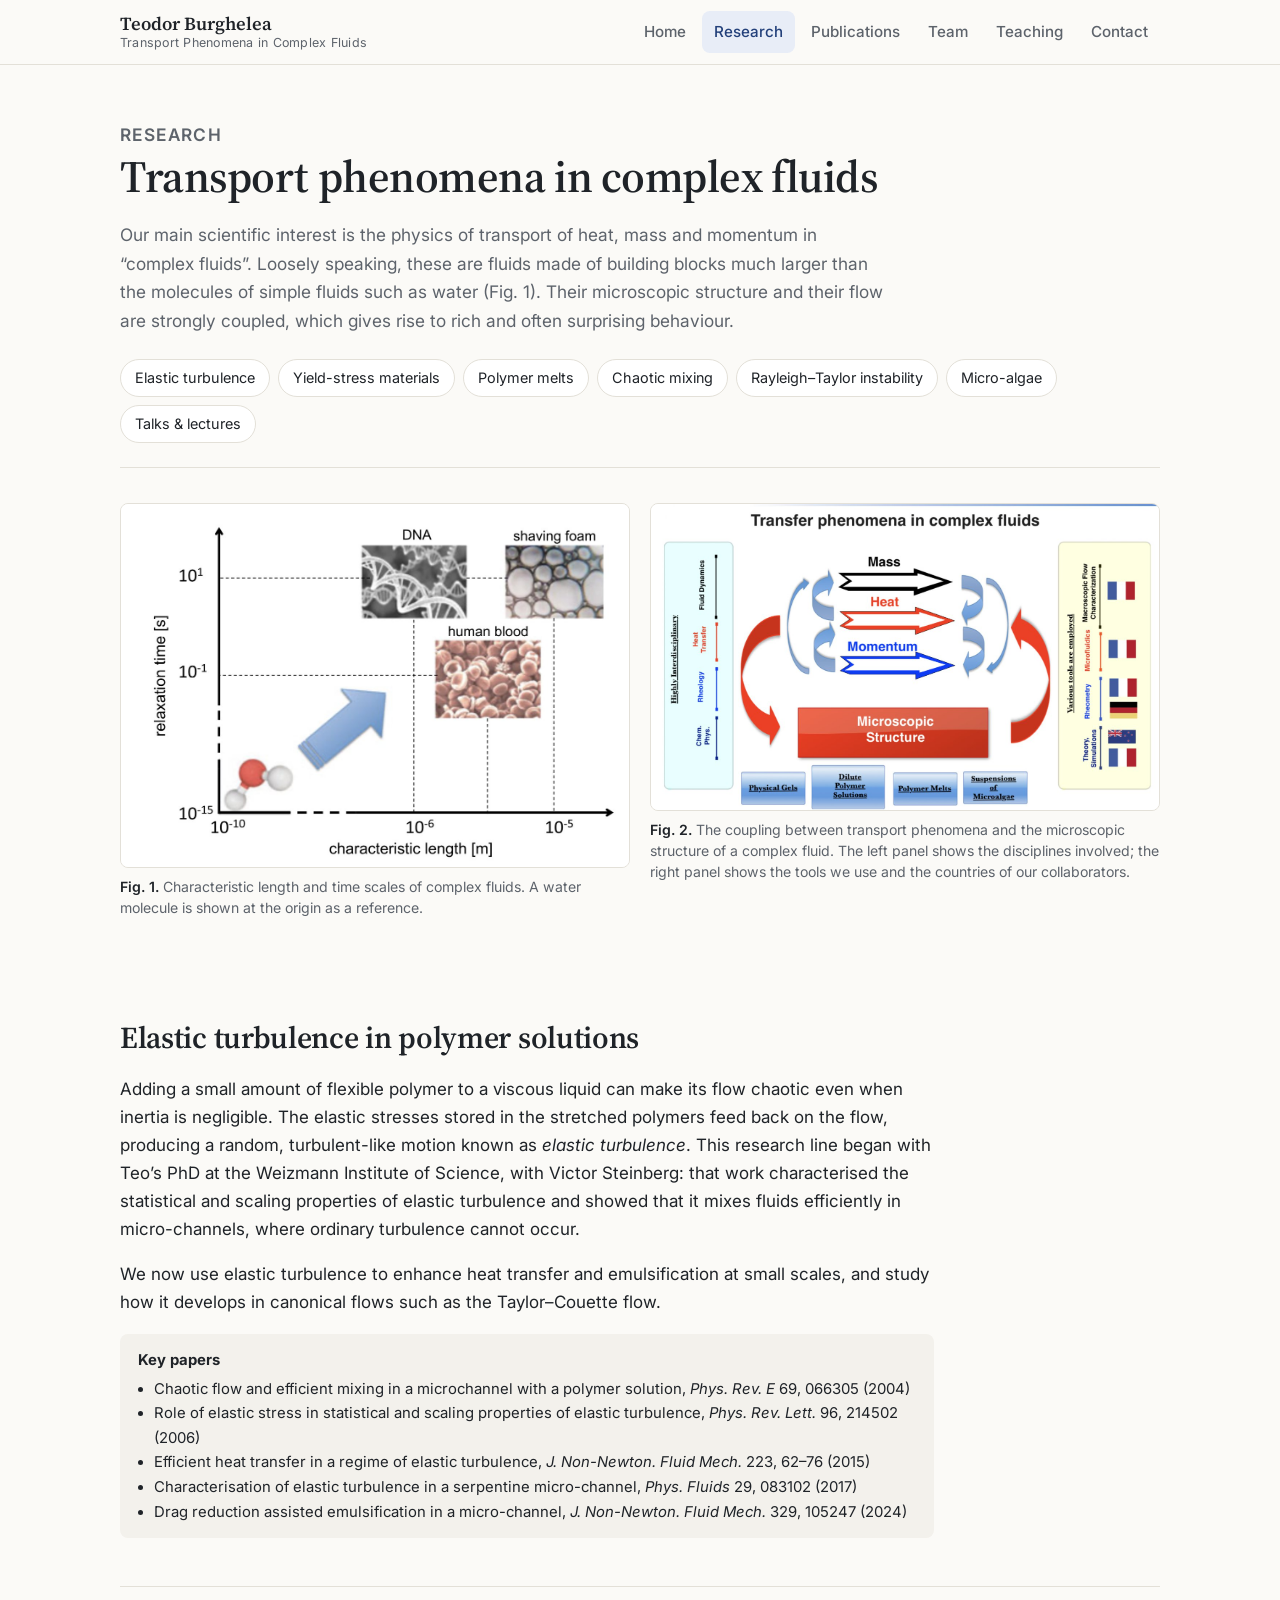
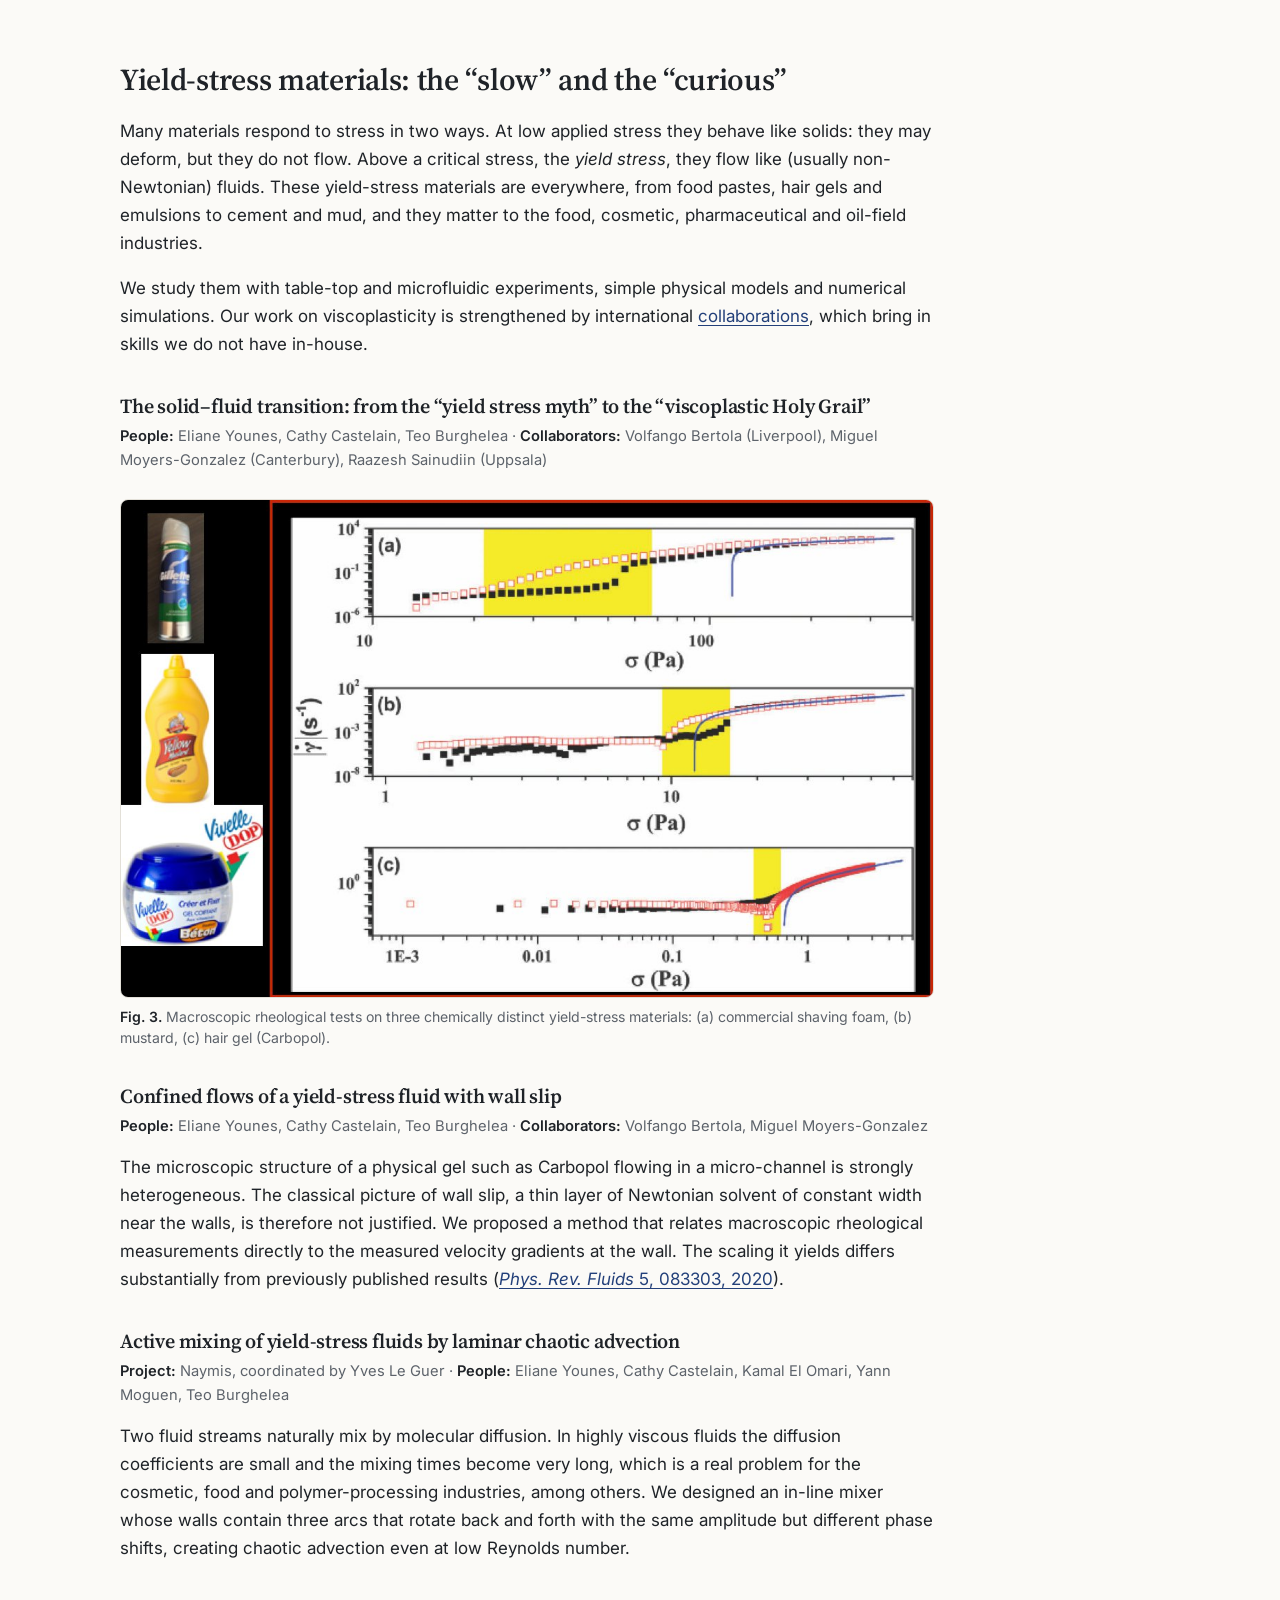
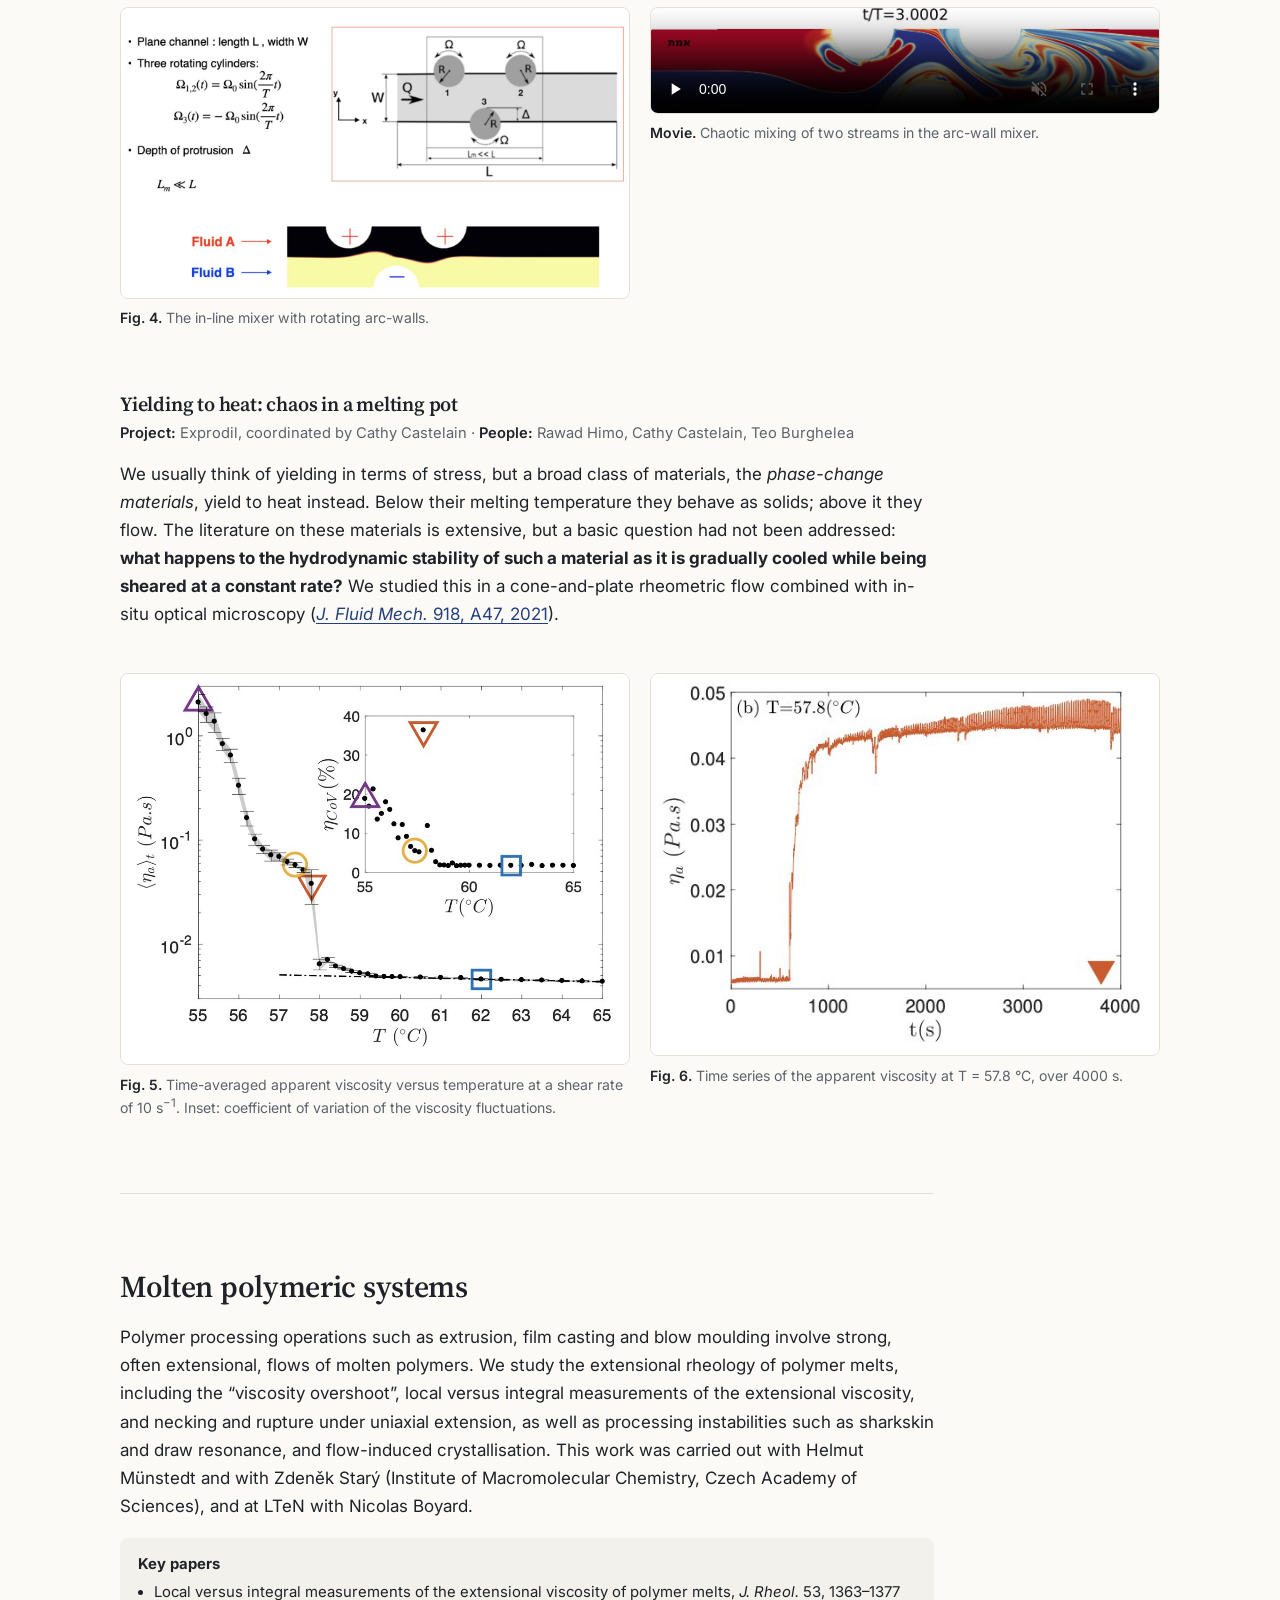
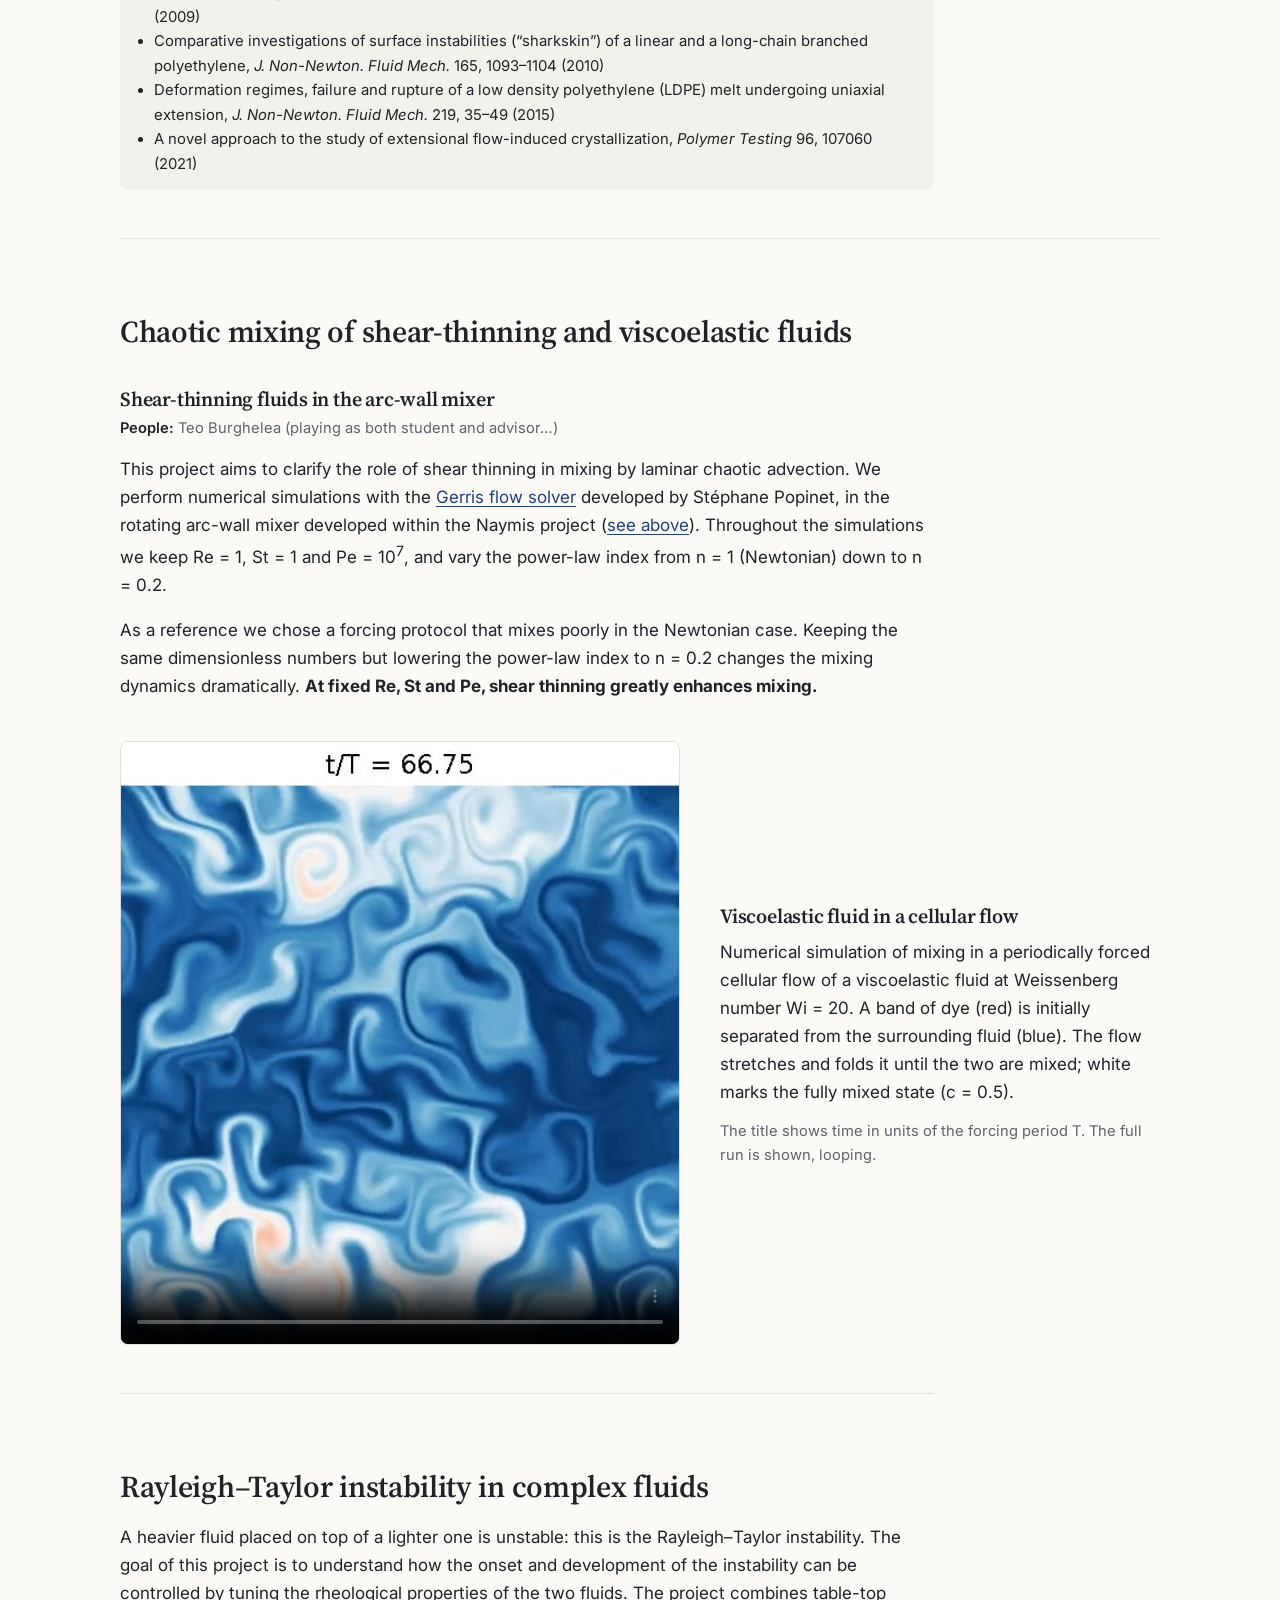
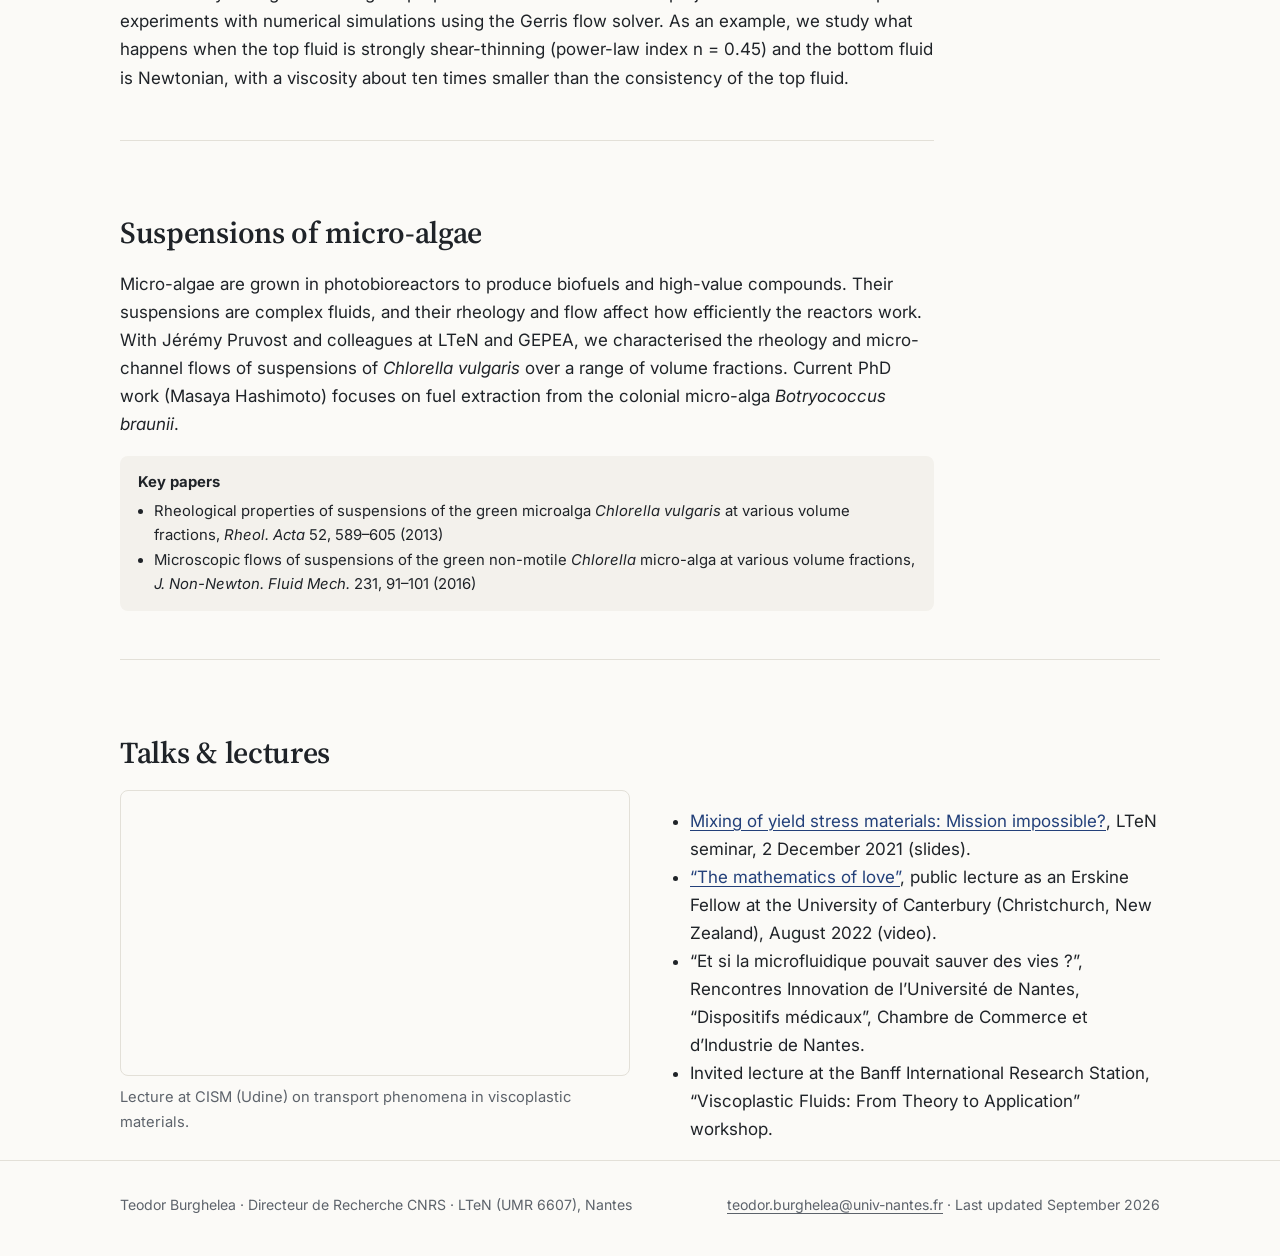
<file: research.html>
<!doctype html>
<html lang="en">
<head>
  <meta charset="utf-8">
  <meta name="viewport" content="width=device-width, initial-scale=1">
  <title>Teodor Burghelea · Research</title>
  <meta name="description" content="Research on transport phenomena in complex fluids: elastic turbulence, yield-stress materials, polymer melts, chaotic mixing, micro-algae.">
  <meta name="author" content="Teodor Burghelea">
  <meta property="og:title" content="Teodor Burghelea · Research">
  <meta property="og:description" content="Research on transport phenomena in complex fluids: elastic turbulence, yield-stress materials, polymer melts, chaotic mixing, micro-algae.">
  <meta property="og:image" content="assets/img/teo-burghelea.jpg">
  <link rel="icon" href="data:image/svg+xml,<svg xmlns='http://www.w3.org/2000/svg' viewBox='0 0 64 64'><rect width='64' height='64' rx='14' fill='%2323407a'/><text x='32' y='43' font-family='Georgia,serif' font-size='30' font-weight='bold' fill='white' text-anchor='middle'>TB</text></svg>">
  <link rel="preconnect" href="https://fonts.googleapis.com">
  <link rel="preconnect" href="https://fonts.gstatic.com" crossorigin>
  <link href="https://fonts.googleapis.com/css2?family=Inter:wght@400;500;600&family=Source+Serif+4:opsz,wght@8..60,500;8..60,600&display=swap" rel="stylesheet">
  <link rel="stylesheet" href="assets/style.css">
</head>
<body>
  <header class="site-header">
    <div class="wrap">
      <a class="brand" href="index.html">Teodor Burghelea<small>Transport Phenomena in Complex Fluids</small></a>
      <button class="menu-btn" aria-controls="nav" aria-expanded="false">Menu</button>
      <ul class="nav" id="nav">
        <li><a href="index.html">Home</a></li>
        <li><a href="research.html" aria-current="page">Research</a></li>
        <li><a href="publications.html">Publications</a></li>
        <li><a href="team.html">Team</a></li>
        <li><a href="teaching.html">Teaching</a></li>
        <li><a href="contact.html">Contact</a></li>
      </ul>
    </div>
  </header>

  <main class="wrap">

    <section class="page-head">
      <p class="eyebrow">Research</p>
      <h1>Transport phenomena in complex fluids</h1>
      <p>Our main scientific interest is the physics of transport of heat, mass and momentum in “complex fluids”. Loosely speaking, these are fluids made of building blocks much larger than the molecules of simple fluids such as water (Fig. 1). Their microscopic structure and their flow are strongly coupled, which gives rise to rich and often surprising behaviour.</p>
      <ul class="toc">
        <li><a href="#elastic-turbulence">Elastic turbulence</a></li>
        <li><a href="#yield-stress">Yield-stress materials</a></li>
        <li><a href="#polymer-melts">Polymer melts</a></li>
        <li><a href="#chaotic-mixing">Chaotic mixing</a></li>
        <li><a href="#rayleigh-taylor">Rayleigh–Taylor instability</a></li>
        <li><a href="#micro-algae">Micro-algae</a></li>
        <li><a href="#talks">Talks &amp; lectures</a></li>
      </ul>
    </section>

    <div class="fig-row">
      <figure>
        <img src="assets/img/complex-fluid-scales.jpg" alt="Diagram of relaxation time versus characteristic length, from a water molecule to DNA, blood and shaving foam" loading="lazy">
        <figcaption><b>Fig. 1.</b> Characteristic length and time scales of complex fluids. A water molecule is shown at the origin as a reference.</figcaption>
      </figure>
      <figure>
        <img src="assets/img/transport-coupling.jpg" alt="Diagram of the coupling between mass, heat and momentum transport and microscopic structure" loading="lazy">
        <figcaption><b>Fig. 2.</b> The coupling between transport phenomena and the microscopic structure of a complex fluid. The left panel shows the disciplines involved; the right panel shows the tools we use and the countries of our collaborators.</figcaption>
      </figure>
    </div>

    <section class="topic prose" id="elastic-turbulence">
      <h2>Elastic turbulence in polymer solutions</h2>
      <p>Adding a small amount of flexible polymer to a viscous liquid can make its flow chaotic even when inertia is negligible. The elastic stresses stored in the stretched polymers feed back on the flow, producing a random, turbulent-like motion known as <em>elastic turbulence</em>. This research line began with Teo’s PhD at the Weizmann Institute of Science, with Victor Steinberg: that work characterised the statistical and scaling properties of elastic turbulence and showed that it mixes fluids efficiently in micro-channels, where ordinary turbulence cannot occur.</p>
      <p>We now use elastic turbulence to enhance heat transfer and emulsification at small scales, and study how it develops in canonical flows such as the Taylor–Couette flow.</p>
      <div class="key-papers"><b>Key papers</b>
        <ul>
          <li>Chaotic flow and efficient mixing in a microchannel with a polymer solution, <i>Phys. Rev. E</i> 69, 066305 (2004)</li>
          <li>Role of elastic stress in statistical and scaling properties of elastic turbulence, <i>Phys. Rev. Lett.</i> 96, 214502 (2006)</li>
          <li>Efficient heat transfer in a regime of elastic turbulence, <i>J. Non-Newton. Fluid Mech.</i> 223, 62–76 (2015)</li>
          <li>Characterisation of elastic turbulence in a serpentine micro-channel, <i>Phys. Fluids</i> 29, 083102 (2017)</li>
          <li>Drag reduction assisted emulsification in a micro-channel, <i>J. Non-Newton. Fluid Mech.</i> 329, 105247 (2024)</li>
        </ul>
      </div>
    </section>

    <section class="topic" id="yield-stress">
      <div class="prose">
        <h2>Yield-stress materials: the “slow” and the “curious”</h2>
        <p>Many materials respond to stress in two ways. At low applied stress they behave like solids: they may deform, but they do not flow. Above a critical stress, the <em>yield stress</em>, they flow like (usually non-Newtonian) fluids. These yield-stress materials are everywhere, from food pastes, hair gels and emulsions to cement and mud, and they matter to the food, cosmetic, pharmaceutical and oil-field industries.</p>
        <p>We study them with table-top and microfluidic experiments, simple physical models and numerical simulations. Our work on viscoplasticity is strengthened by international <a href="team.html#collaborators">collaborations</a>, which bring in skills we do not have in-house.</p>

        <h3>The solid–fluid transition: from the “yield stress myth” to the “viscoplastic Holy Grail”</h3>
        <p class="meta"><b>People:</b> Eliane Younes, Cathy Castelain, Teo Burghelea · <b>Collaborators:</b> Volfango Bertola (Liverpool), Miguel Moyers-Gonzalez (Canterbury), Raazesh Sainudiin (Uppsala)</p>
      </div>
      <figure class="prose">
        <img src="assets/img/yield-stress-rheology.jpg" alt="Rheological measurements for shaving foam, mustard and hair gel" loading="lazy">
        <figcaption><b>Fig. 3.</b> Macroscopic rheological tests on three chemically distinct yield-stress materials: (a) commercial shaving foam, (b) mustard, (c) hair gel (Carbopol).</figcaption>
      </figure>

      <div class="prose">
        <h3>Confined flows of a yield-stress fluid with wall slip</h3>
        <p class="meta"><b>People:</b> Eliane Younes, Cathy Castelain, Teo Burghelea · <b>Collaborators:</b> Volfango Bertola, Miguel Moyers-Gonzalez</p>
        <p>The microscopic structure of a physical gel such as Carbopol flowing in a micro-channel is strongly heterogeneous. The classical picture of wall slip, a thin layer of Newtonian solvent of constant width near the walls, is therefore not justified. We proposed a method that relates macroscopic rheological measurements directly to the measured velocity gradients at the wall. The scaling it yields differs substantially from previously published results (<a href="https://doi.org/10.1103/physrevfluids.5.083303"><i>Phys. Rev. Fluids</i> 5, 083303, 2020</a>).</p>

        <h3>Active mixing of yield-stress fluids by laminar chaotic advection</h3>
        <p class="meta"><b>Project:</b> Naymis, coordinated by Yves Le Guer · <b>People:</b> Eliane Younes, Cathy Castelain, Kamal El Omari, Yann Moguen, Teo Burghelea</p>
        <p>Two fluid streams naturally mix by molecular diffusion. In highly viscous fluids the diffusion coefficients are small and the mixing times become very long, which is a real problem for the cosmetic, food and polymer-processing industries, among others. We designed an in-line mixer whose walls contain three arcs that rotate back and forth with the same amplitude but different phase shifts, creating chaotic advection even at low Reynolds number.</p>
      </div>
      <div class="fig-row">
        <figure>
          <img src="assets/img/arc-wall-mixer.jpg" alt="Schematic of a channel with three rotating cylinders forming arc-walls" loading="lazy">
          <figcaption><b>Fig. 4.</b> The in-line mixer with rotating arc-walls.</figcaption>
        </figure>
        <figure>
          <video src="assets/media/mixing.mp4" poster="assets/img/mixing-poster.jpg" controls muted loop playsinline preload="none"></video>
          <figcaption><b>Movie.</b> Chaotic mixing of two streams in the arc-wall mixer.</figcaption>
        </figure>
      </div>

      <div class="prose">
        <h3>Yielding to heat: chaos in a melting pot</h3>
        <p class="meta"><b>Project:</b> Exprodil, coordinated by Cathy Castelain · <b>People:</b> Rawad Himo, Cathy Castelain, Teo Burghelea</p>
        <p>We usually think of yielding in terms of stress, but a broad class of materials, the <em>phase-change materials</em>, yield to heat instead. Below their melting temperature they behave as solids; above it they flow. The literature on these materials is extensive, but a basic question had not been addressed: <strong>what happens to the hydrodynamic stability of such a material as it is gradually cooled while being sheared at a constant rate?</strong> We studied this in a cone-and-plate rheometric flow combined with in-situ optical microscopy (<a href="https://doi.org/10.1017/jfm.2021.367"><i>J. Fluid Mech.</i> 918, A47, 2021</a>).</p>
      </div>
      <div class="fig-row">
        <figure>
          <img src="assets/img/melting-pot-viscosity.jpg" alt="Apparent viscosity versus temperature with an inset showing the coefficient of variation" loading="lazy">
          <figcaption><b>Fig. 5.</b> Time-averaged apparent viscosity versus temperature at a shear rate of 10 s<sup>−1</sup>. Inset: coefficient of variation of the viscosity fluctuations.</figcaption>
        </figure>
        <figure>
          <img src="assets/img/melting-pot-timeseries.jpg" alt="Time series of apparent viscosity at 57.8 degrees Celsius" loading="lazy">
          <figcaption><b>Fig. 6.</b> Time series of the apparent viscosity at T = 57.8 °C, over 4000 s.</figcaption>
        </figure>
      </div>
    </section>

    <section class="topic prose" id="polymer-melts">
      <h2>Molten polymeric systems</h2>
      <p>Polymer processing operations such as extrusion, film casting and blow moulding involve strong, often extensional, flows of molten polymers. We study the extensional rheology of polymer melts, including the “viscosity overshoot”, local versus integral measurements of the extensional viscosity, and necking and rupture under uniaxial extension, as well as processing instabilities such as sharkskin and draw resonance, and flow-induced crystallisation. This work was carried out with Helmut Münstedt and with Zdeněk Starý (Institute of Macromolecular Chemistry, Czech Academy of Sciences), and at LTeN with Nicolas Boyard.</p>
      <div class="key-papers"><b>Key papers</b>
        <ul>
          <li>Local versus integral measurements of the extensional viscosity of polymer melts, <i>J. Rheol.</i> 53, 1363–1377 (2009)</li>
          <li>Comparative investigations of surface instabilities (“sharkskin”) of a linear and a long-chain branched polyethylene, <i>J. Non-Newton. Fluid Mech.</i> 165, 1093–1104 (2010)</li>
          <li>Deformation regimes, failure and rupture of a low density polyethylene (LDPE) melt undergoing uniaxial extension, <i>J. Non-Newton. Fluid Mech.</i> 219, 35–49 (2015)</li>
          <li>A novel approach to the study of extensional flow-induced crystallization, <i>Polymer Testing</i> 96, 107060 (2021)</li>
        </ul>
      </div>
    </section>

    <section class="topic" id="chaotic-mixing">
      <div class="prose">
      <h2>Chaotic mixing of shear-thinning and viscoelastic fluids</h2>
      <h3>Shear-thinning fluids in the arc-wall mixer</h3>
      <p class="meta"><b>People:</b> Teo Burghelea (playing as both student and advisor…)</p>
      <p>This project aims to clarify the role of shear thinning in mixing by laminar chaotic advection. We perform numerical simulations with the <a href="http://gfs.sourceforge.net/">Gerris flow solver</a> developed by Stéphane Popinet, in the rotating arc-wall mixer developed within the Naymis project (<a href="#yield-stress">see above</a>). Throughout the simulations we keep Re = 1, St = 1 and Pe = 10<sup>7</sup>, and vary the power-law index from n = 1 (Newtonian) down to n = 0.2.</p>
      <p>As a reference we chose a forcing protocol that mixes poorly in the Newtonian case. Keeping the same dimensionless numbers but lowering the power-law index to n = 0.2 changes the mixing dynamics dramatically. <strong>At fixed Re, St and Pe, shear thinning greatly enhances mixing.</strong></p>
      </div>

      <div class="feature">
        <figure>
          <video src="assets/media/cellular-mixing-evp.mp4" poster="assets/img/cellular-mixing-evp-poster.jpg" controls autoplay muted loop playsinline preload="metadata"></video>
        </figure>
        <div>
          <h3>Viscoelastic fluid in a cellular flow</h3>
          <p>Numerical simulation of mixing in a periodically forced cellular flow of a viscoelastic fluid at Weissenberg number Wi&nbsp;=&nbsp;20. A band of dye (red) is initially separated from the surrounding fluid (blue). The flow stretches and folds it until the two are mixed; white marks the fully mixed state (c&nbsp;=&nbsp;0.5).</p>
          <p class="meta">The title shows time in units of the forcing period T. The full run is shown, looping.</p>
        </div>
      </div>
    </section>

    <section class="topic prose" id="rayleigh-taylor">
      <h2>Rayleigh–Taylor instability in complex fluids</h2>
      <p>A heavier fluid placed on top of a lighter one is unstable: this is the Rayleigh–Taylor instability. The goal of this project is to understand how the onset and development of the instability can be controlled by tuning the rheological properties of the two fluids. The project combines table-top experiments with numerical simulations using the Gerris flow solver. As an example, we study what happens when the top fluid is strongly shear-thinning (power-law index n = 0.45) and the bottom fluid is Newtonian, with a viscosity about ten times smaller than the consistency of the top fluid.</p>
    </section>

    <section class="topic prose" id="micro-algae">
      <h2>Suspensions of micro-algae</h2>
      <p>Micro-algae are grown in photobioreactors to produce biofuels and high-value compounds. Their suspensions are complex fluids, and their rheology and flow affect how efficiently the reactors work. With Jérémy Pruvost and colleagues at LTeN and GEPEA, we characterised the rheology and micro-channel flows of suspensions of <i>Chlorella vulgaris</i> over a range of volume fractions. Current PhD work (Masaya Hashimoto) focuses on fuel extraction from the colonial micro-alga <i>Botryococcus braunii</i>.</p>
      <div class="key-papers"><b>Key papers</b>
        <ul>
          <li>Rheological properties of suspensions of the green microalga <i>Chlorella vulgaris</i> at various volume fractions, <i>Rheol. Acta</i> 52, 589–605 (2013)</li>
          <li>Microscopic flows of suspensions of the green non-motile <i>Chlorella</i> micro-alga at various volume fractions, <i>J. Non-Newton. Fluid Mech.</i> 231, 91–101 (2016)</li>
        </ul>
      </div>
    </section>

    <section class="topic" id="talks">
      <h2>Talks &amp; lectures</h2>
      <div class="grid cols-2">
        <div>
          <div class="video-embed">
            <iframe src="https://www.youtube-nocookie.com/embed/l58vzWYA2oM" title="Teo Burghelea lecturing at CISM on transport phenomena in viscoplastic materials" loading="lazy" allow="accelerometer; encrypted-media; gyroscope; picture-in-picture" allowfullscreen></iframe>
          </div>
          <p class="meta" style="margin-top:.6em">Lecture at CISM (Udine) on transport phenomena in viscoplastic materials.</p>
        </div>
        <div class="prose">
          <ul>
            <li><a href="https://drive.google.com/file/d/1GDKm8kS-DsvARx-CsGDW6rh-UabmxRwU/view?usp=sharing">Mixing of yield stress materials: Mission impossible?</a>, LTeN seminar, 2 December 2021 (slides).</li>
            <li><a href="https://drive.google.com/file/d/1lGgUhzeBVjhIccAuJ5UOTiFHrKA0DI6n/view">“The mathematics of love”</a>, public lecture as an Erskine Fellow at the University of Canterbury (Christchurch, New Zealand), August 2022 (video).</li>
            <li>“Et si la microfluidique pouvait sauver des vies ?”, Rencontres Innovation de l’Université de Nantes, “Dispositifs médicaux”, Chambre de Commerce et d’Industrie de Nantes.</li>
            <li>Invited lecture at the Banff International Research Station, “Viscoplastic Fluids: From Theory to Application” workshop.</li>
          </ul>
        </div>
      </div>
    </section>

  </main>

  <footer class="site-footer">
    <div class="wrap">
      <div>Teodor Burghelea · Directeur de Recherche CNRS · LTeN (UMR 6607), Nantes</div>
      <div><a class="email" data-u="teodor.burghelea" data-d="univ-nantes.fr">teodor.burghelea [at] univ-nantes.fr</a> · Last updated September 2026</div>
    </div>
  </footer>
  <script src="assets/site.js"></script>
</body>
</html>
</file>
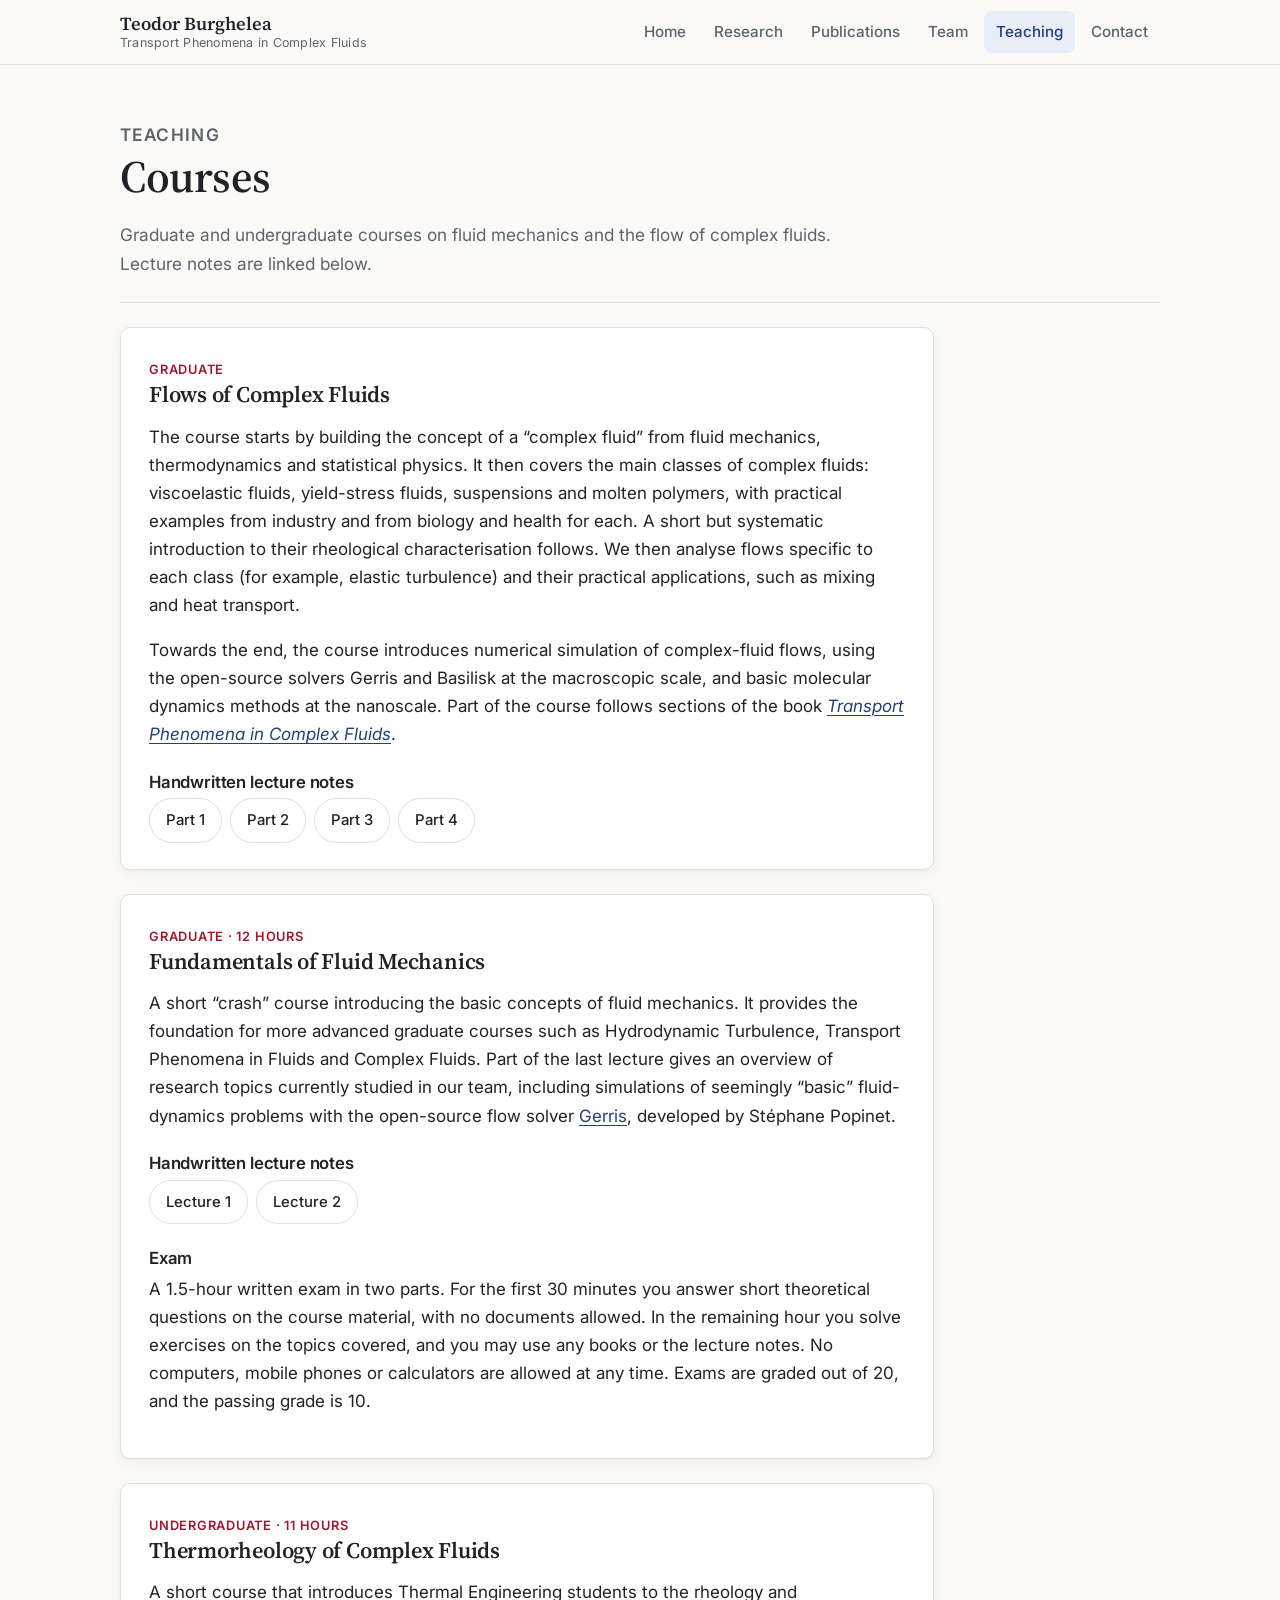
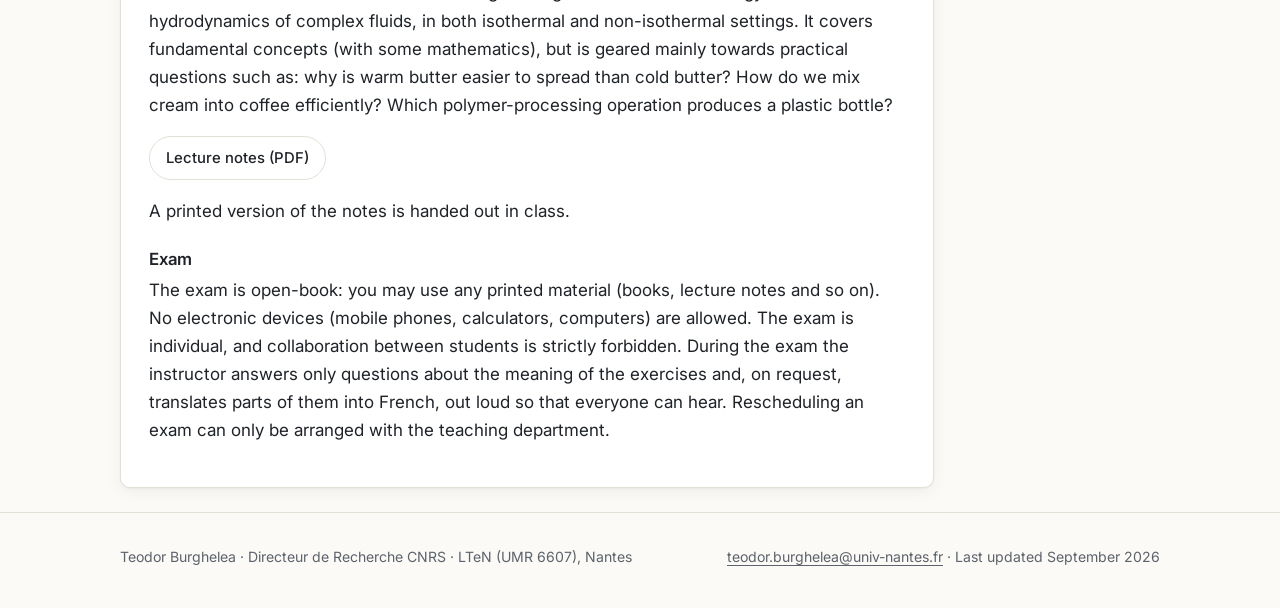
<file: teaching.html>
<!doctype html>
<html lang="en">
<head>
  <meta charset="utf-8">
  <meta name="viewport" content="width=device-width, initial-scale=1">
  <title>Teodor Burghelea · Teaching</title>
  <meta name="description" content="Courses taught by Teodor Burghelea: Flows of Complex Fluids, Fundamentals of Fluid Mechanics, Thermorheology.">
  <meta name="author" content="Teodor Burghelea">
  <meta property="og:title" content="Teodor Burghelea · Teaching">
  <meta property="og:description" content="Courses taught by Teodor Burghelea: Flows of Complex Fluids, Fundamentals of Fluid Mechanics, Thermorheology.">
  <meta property="og:image" content="assets/img/teo-burghelea.jpg">
  <link rel="icon" href="data:image/svg+xml,<svg xmlns='http://www.w3.org/2000/svg' viewBox='0 0 64 64'><rect width='64' height='64' rx='14' fill='%2323407a'/><text x='32' y='43' font-family='Georgia,serif' font-size='30' font-weight='bold' fill='white' text-anchor='middle'>TB</text></svg>">
  <link rel="preconnect" href="https://fonts.googleapis.com">
  <link rel="preconnect" href="https://fonts.gstatic.com" crossorigin>
  <link href="https://fonts.googleapis.com/css2?family=Inter:wght@400;500;600&family=Source+Serif+4:opsz,wght@8..60,500;8..60,600&display=swap" rel="stylesheet">
  <link rel="stylesheet" href="assets/style.css">
</head>
<body>
  <header class="site-header">
    <div class="wrap">
      <a class="brand" href="index.html">Teodor Burghelea<small>Transport Phenomena in Complex Fluids</small></a>
      <button class="menu-btn" aria-controls="nav" aria-expanded="false">Menu</button>
      <ul class="nav" id="nav">
        <li><a href="index.html">Home</a></li>
        <li><a href="research.html">Research</a></li>
        <li><a href="publications.html">Publications</a></li>
        <li><a href="team.html">Team</a></li>
        <li><a href="teaching.html" aria-current="page">Teaching</a></li>
        <li><a href="contact.html">Contact</a></li>
      </ul>
    </div>
  </header>

  <main class="wrap">

    <section class="page-head">
      <p class="eyebrow">Teaching</p>
      <h1>Courses</h1>
      <p>Graduate and undergraduate courses on fluid mechanics and the flow of complex fluids. Lecture notes are linked below.</p>
    </section>

    <article class="course prose">
      <span class="level">Graduate</span>
      <h2>Flows of Complex Fluids</h2>
      <p>The course starts by building the concept of a “complex fluid” from fluid mechanics, thermodynamics and statistical physics. It then covers the main classes of complex fluids: viscoelastic fluids, yield-stress fluids, suspensions and molten polymers, with practical examples from industry and from biology and health for each. A short but systematic introduction to their rheological characterisation follows. We then analyse flows specific to each class (for example, elastic turbulence) and their practical applications, such as mixing and heat transport.</p>
      <p>Towards the end, the course introduces numerical simulation of complex-fluid flows, using the open-source solvers Gerris and Basilisk at the macroscopic scale, and basic molecular dynamics methods at the nanoscale. Part of the course follows sections of the book <a href="https://doi.org/10.1007/978-3-030-35558-6"><i>Transport Phenomena in Complex Fluids</i></a>.</p>
      <h3>Handwritten lecture notes</h3>
      <div class="notes">
        <a class="btn" href="https://drive.google.com/open?id=1r1qfSMAuZndiYBYTglqfJTpJh69ZxYPC">Part 1</a>
        <a class="btn" href="https://drive.google.com/file/d/1ta8xgXS99LrrLuUZCgiOqcKi4lARRwAK/view">Part 2</a>
        <a class="btn" href="https://drive.google.com/file/d/1tUVNcd8PAaZRBG0i1-B4elNwYs1XCCd7/view">Part 3</a>
        <a class="btn" href="https://drive.google.com/file/d/1mSR7Yt9Mp4MuMorbrugfDACCqsgsmgBS/view">Part 4</a>
      </div>
    </article>

    <article class="course prose">
      <span class="level">Graduate · 12 hours</span>
      <h2>Fundamentals of Fluid Mechanics</h2>
      <p>A short “crash” course introducing the basic concepts of fluid mechanics. It provides the foundation for more advanced graduate courses such as Hydrodynamic Turbulence, Transport Phenomena in Fluids and Complex Fluids. Part of the last lecture gives an overview of research topics currently studied in our team, including simulations of seemingly “basic” fluid-dynamics problems with the open-source flow solver <a href="http://gfs.sourceforge.net/">Gerris</a>, developed by Stéphane Popinet.</p>
      <h3>Handwritten lecture notes</h3>
      <div class="notes">
        <a class="btn" href="https://drive.google.com/file/d/1tzvGoh84HWozSRwBwUwAZwIddO1hsjbo/view">Lecture 1</a>
        <a class="btn" href="https://drive.google.com/open?id=1v-6WFs07tCRetbtlLg-jEpvd88CkKMY4">Lecture 2</a>
      </div>
      <h3>Exam</h3>
      <p>A 1.5-hour written exam in two parts. For the first 30 minutes you answer short theoretical questions on the course material, with no documents allowed. In the remaining hour you solve exercises on the topics covered, and you may use any books or the lecture notes. No computers, mobile phones or calculators are allowed at any time. Exams are graded out of 20, and the passing grade is 10.</p>
    </article>

    <article class="course prose">
      <span class="level">Undergraduate · 11 hours</span>
      <h2>Thermorheology of Complex Fluids</h2>
      <p>A short course that introduces Thermal Engineering students to the rheology and hydrodynamics of complex fluids, in both isothermal and non-isothermal settings. It covers fundamental concepts (with some mathematics), but is geared mainly towards practical questions such as: why is warm butter easier to spread than cold butter? How do we mix cream into coffee efficiently? Which polymer-processing operation produces a plastic bottle?</p>
      <div class="notes"><a class="btn" href="https://www.dropbox.com/s/0a3227e861ttc4j/TRH_Pass_Free.pdf?dl=0">Lecture notes (PDF)</a></div>
      <p style="margin-top:1em">A printed version of the notes is handed out in class.</p>
      <h3>Exam</h3>
      <p>The exam is open-book: you may use any printed material (books, lecture notes and so on). No electronic devices (mobile phones, calculators, computers) are allowed. The exam is individual, and collaboration between students is strictly forbidden. During the exam the instructor answers only questions about the meaning of the exercises and, on request, translates parts of them into French, out loud so that everyone can hear. Rescheduling an exam can only be arranged with the teaching department.</p>
    </article>

  </main>

  <footer class="site-footer">
    <div class="wrap">
      <div>Teodor Burghelea · Directeur de Recherche CNRS · LTeN (UMR 6607), Nantes</div>
      <div><a class="email" data-u="teodor.burghelea" data-d="univ-nantes.fr">teodor.burghelea [at] univ-nantes.fr</a> · Last updated September 2026</div>
    </div>
  </footer>
  <script src="assets/site.js"></script>
</body>
</html>
</file>
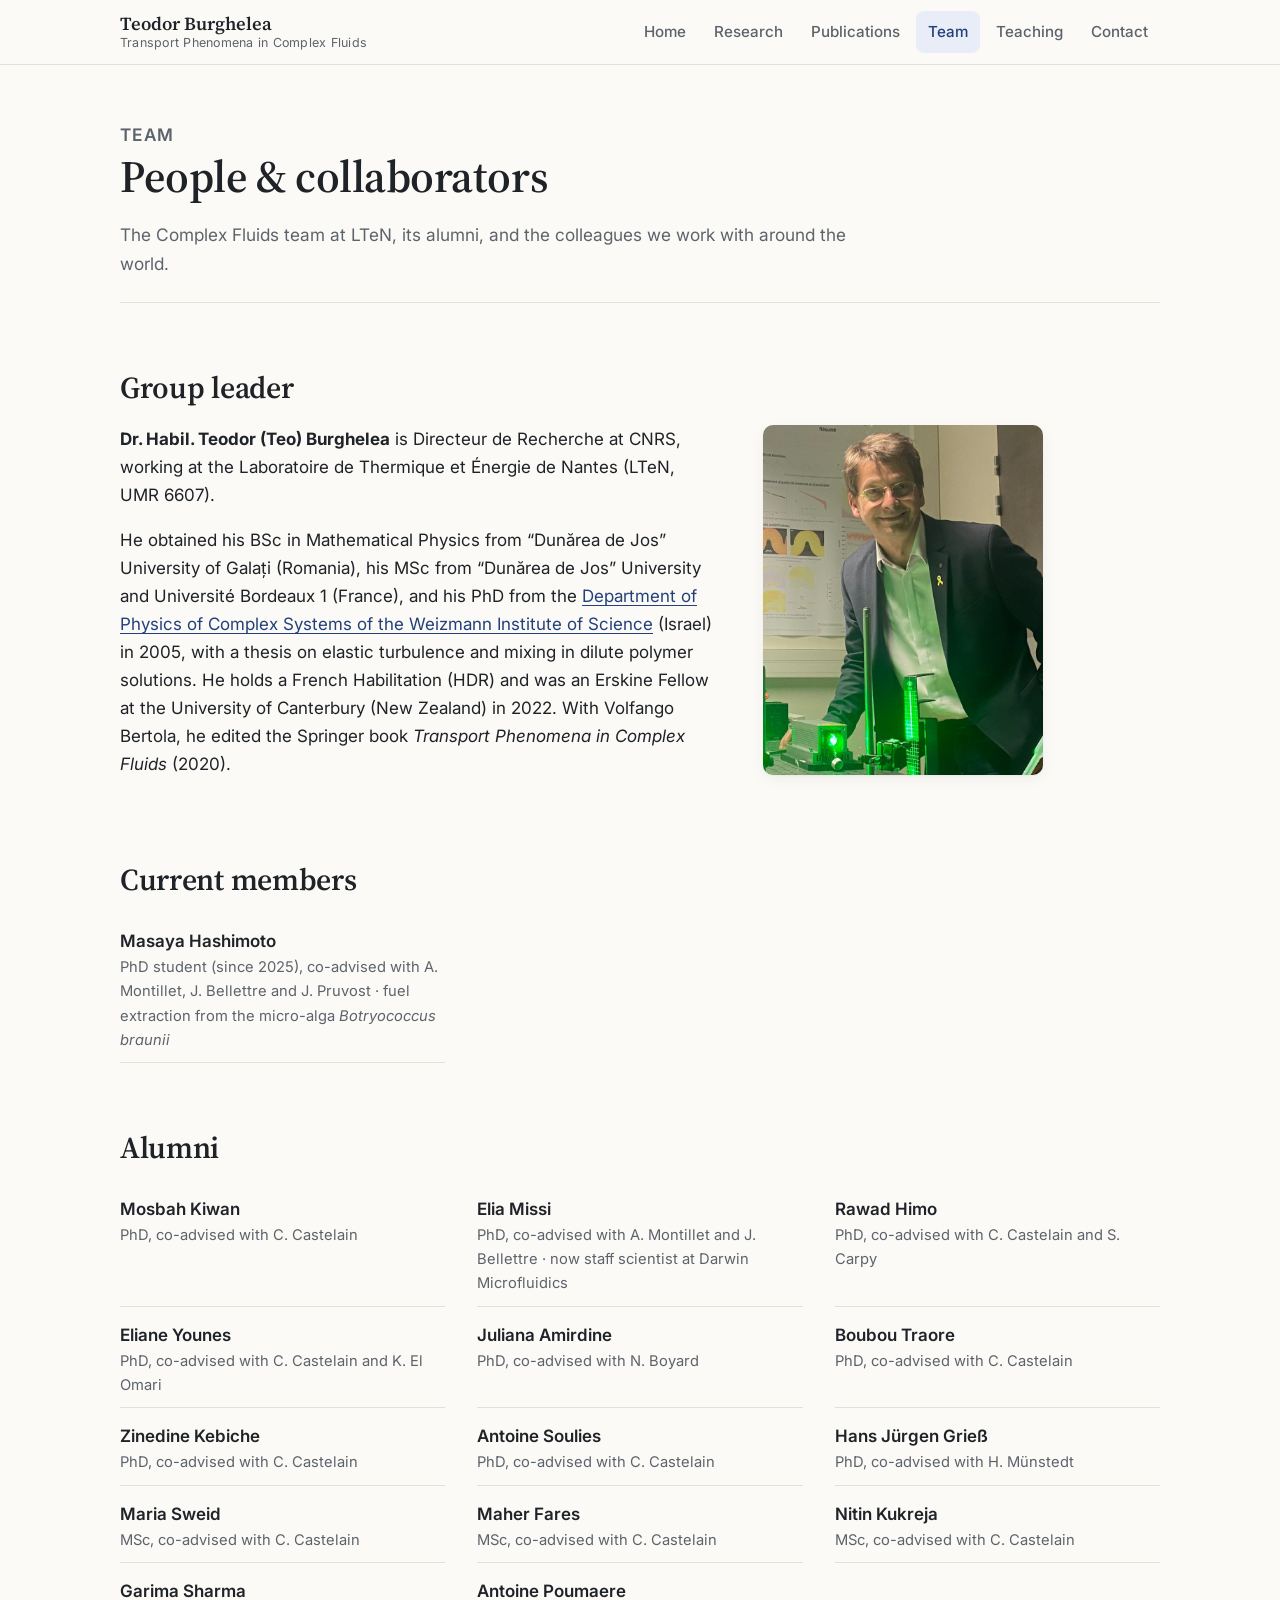
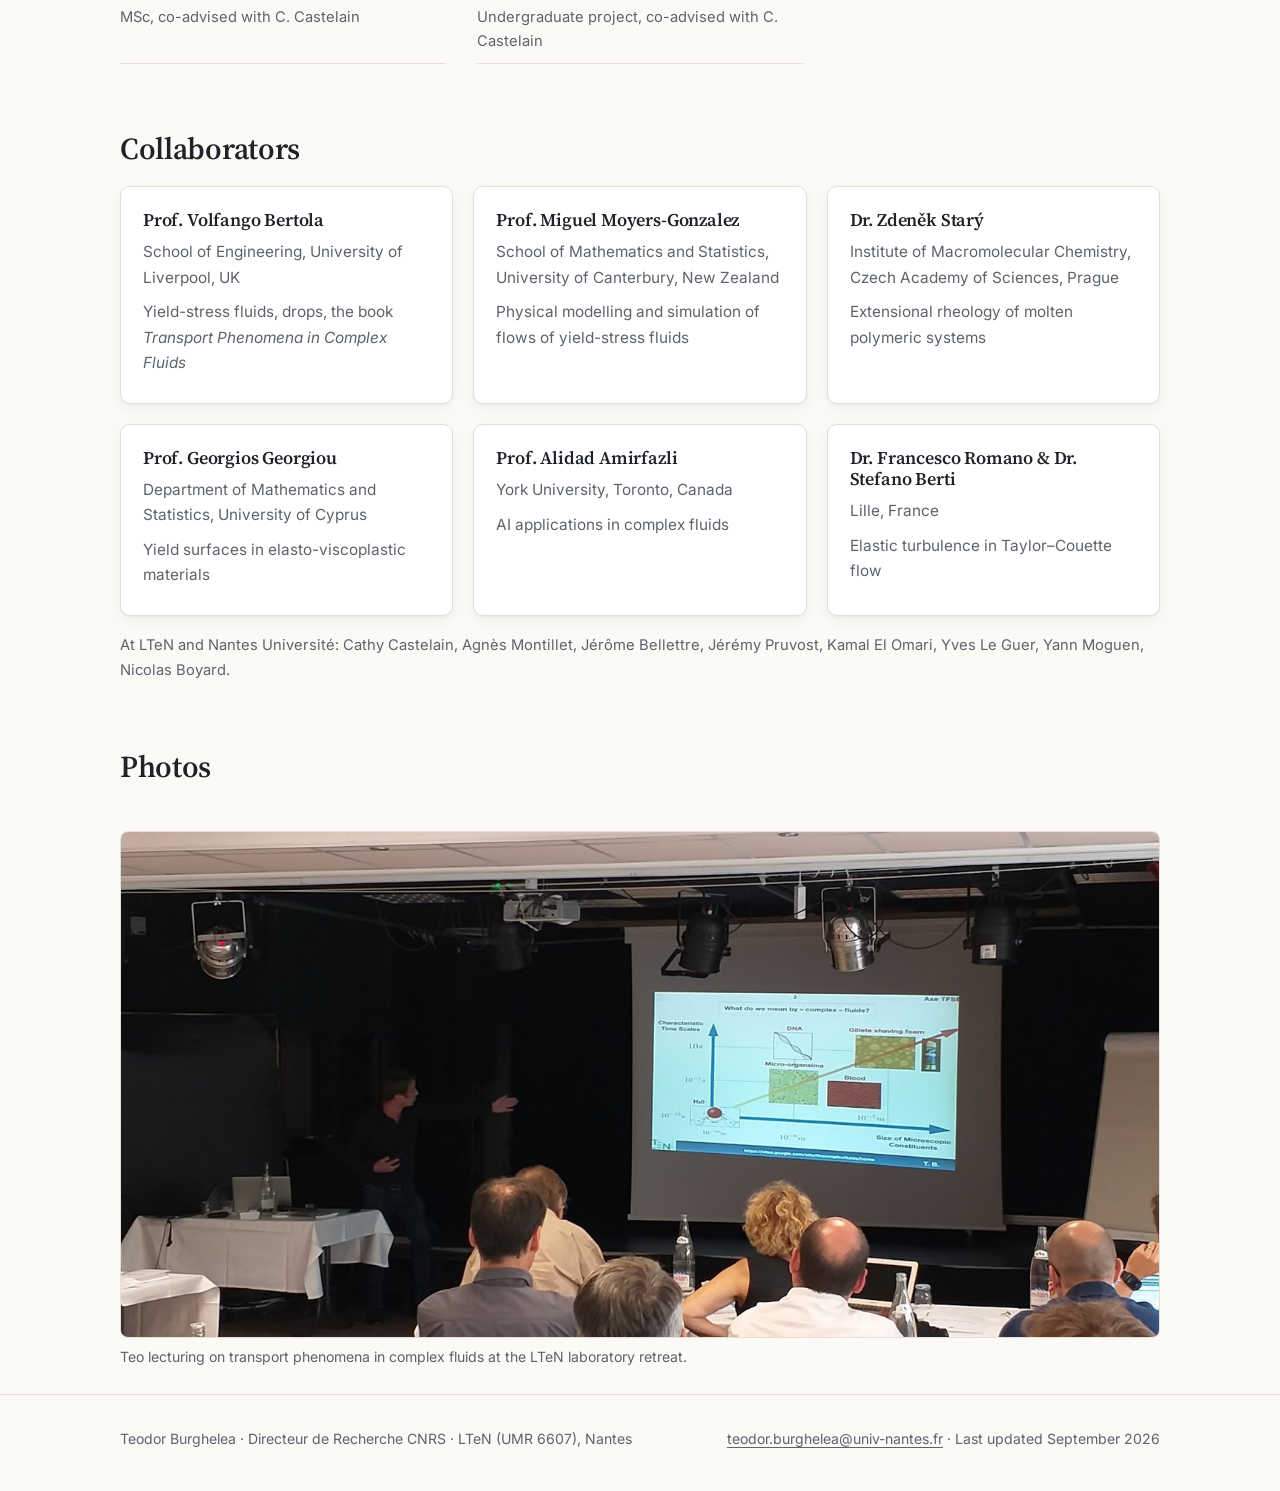
<file: team.html>
<!doctype html>
<html lang="en">
<head>
  <meta charset="utf-8">
  <meta name="viewport" content="width=device-width, initial-scale=1">
  <title>Teodor Burghelea · Team</title>
  <meta name="description" content="Members, alumni and collaborators of the Complex Fluids team at LTeN, Nantes.">
  <meta name="author" content="Teodor Burghelea">
  <meta property="og:title" content="Teodor Burghelea · Team">
  <meta property="og:description" content="Members, alumni and collaborators of the Complex Fluids team at LTeN, Nantes.">
  <meta property="og:image" content="assets/img/teo-burghelea.jpg">
  <link rel="icon" href="data:image/svg+xml,<svg xmlns='http://www.w3.org/2000/svg' viewBox='0 0 64 64'><rect width='64' height='64' rx='14' fill='%2323407a'/><text x='32' y='43' font-family='Georgia,serif' font-size='30' font-weight='bold' fill='white' text-anchor='middle'>TB</text></svg>">
  <link rel="preconnect" href="https://fonts.googleapis.com">
  <link rel="preconnect" href="https://fonts.gstatic.com" crossorigin>
  <link href="https://fonts.googleapis.com/css2?family=Inter:wght@400;500;600&family=Source+Serif+4:opsz,wght@8..60,500;8..60,600&display=swap" rel="stylesheet">
  <link rel="stylesheet" href="assets/style.css">
</head>
<body>
  <header class="site-header">
    <div class="wrap">
      <a class="brand" href="index.html">Teodor Burghelea<small>Transport Phenomena in Complex Fluids</small></a>
      <button class="menu-btn" aria-controls="nav" aria-expanded="false">Menu</button>
      <ul class="nav" id="nav">
        <li><a href="index.html">Home</a></li>
        <li><a href="research.html">Research</a></li>
        <li><a href="publications.html">Publications</a></li>
        <li><a href="team.html" aria-current="page">Team</a></li>
        <li><a href="teaching.html">Teaching</a></li>
        <li><a href="contact.html">Contact</a></li>
      </ul>
    </div>
  </header>

  <main class="wrap">

    <section class="page-head">
      <p class="eyebrow">Team</p>
      <h1>People &amp; collaborators</h1>
      <p>The Complex Fluids team at LTeN, its alumni, and the colleagues we work with around the world.</p>
    </section>

    <section>
      <h2>Group leader</h2>
      <div class="split" style="align-items:start">
        <div class="prose">
          <p><b>Dr. Habil. Teodor (Teo) Burghelea</b> is Directeur de Recherche at CNRS, working at the Laboratoire de Thermique et Énergie de Nantes (LTeN, UMR 6607).</p>
          <p>He obtained his BSc in Mathematical Physics from “Dunărea de Jos” University of Galați (Romania), his MSc from “Dunărea de Jos” University and Université Bordeaux 1 (France), and his PhD from the <a href="https://www.weizmann.ac.il/complex/">Department of Physics of Complex Systems of the Weizmann Institute of Science</a> (Israel) in 2005, with a thesis on elastic turbulence and mixing in dilute polymer solutions. He holds a French Habilitation (HDR) and was an Erskine Fellow at the University of Canterbury (New Zealand) in 2022. With Volfango Bertola, he edited the Springer book <i>Transport Phenomena in Complex Fluids</i> (2020).</p>
          <!-- TODO (Teo): add your career steps between 2005 and today (postdoc positions, CNRS recruitment, promotion to DR). -->
        </div>
        <img class="portrait" src="assets/img/teo-burghelea.jpg" alt="Teo Burghelea" style="max-width:280px" loading="lazy">
      </div>
    </section>

    <section>
      <h2>Current members</h2>
      <ul class="people">
        <li><b>Masaya Hashimoto</b><span>PhD student (since 2025), co-advised with A. Montillet, J. Bellettre and J. Pruvost · fuel extraction from the micro-alga <i>Botryococcus braunii</i></span></li>
      </ul>

      <h2>Alumni</h2>
      <ul class="people">
          <li><b>Mosbah Kiwan</b><span>PhD, co-advised with C. Castelain</span></li>
          <li><b>Elia Missi</b><span>PhD, co-advised with A. Montillet and J. Bellettre · now staff scientist at Darwin Microfluidics</span></li>
          <li><b>Rawad Himo</b><span>PhD, co-advised with C. Castelain and S. Carpy</span></li>
          <li><b>Eliane Younes</b><span>PhD, co-advised with C. Castelain and K. El Omari</span></li>
          <li><b>Juliana Amirdine</b><span>PhD, co-advised with N. Boyard</span></li>
          <li><b>Boubou Traore</b><span>PhD, co-advised with C. Castelain</span></li>
          <li><b>Zinedine Kebiche</b><span>PhD, co-advised with C. Castelain</span></li>
          <li><b>Antoine Soulies</b><span>PhD, co-advised with C. Castelain</span></li>
          <li><b>Hans Jürgen Grieß</b><span>PhD, co-advised with H. Münstedt</span></li>
          <li><b>Maria Sweid</b><span>MSc, co-advised with C. Castelain</span></li>
          <li><b>Maher Fares</b><span>MSc, co-advised with C. Castelain</span></li>
          <li><b>Nitin Kukreja</b><span>MSc, co-advised with C. Castelain</span></li>
          <li><b>Garima Sharma</b><span>MSc, co-advised with C. Castelain</span></li>
          <li><b>Antoine Poumaere</b><span>Undergraduate project, co-advised with C. Castelain</span></li>
      </ul>
    </section>

    <section id="collaborators" style="scroll-margin-top:80px">
      <h2>Collaborators</h2>
      <div class="grid cols-3">
        <a class="card" href="https://www.liverpool.ac.uk/engineering/staff/volfango-bertola/"><h3>Prof. Volfango Bertola</h3><p>School of Engineering, University of Liverpool, UK</p><p>Yield-stress fluids, drops, the book <i>Transport Phenomena in Complex Fluids</i></p></a>
        <a class="card" href="https://www.canterbury.ac.nz/"><h3>Prof. Miguel Moyers-Gonzalez</h3><p>School of Mathematics and Statistics, University of Canterbury, New Zealand</p><p>Physical modelling and simulation of flows of yield-stress fluids</p></a>
        <a class="card" href="https://www.imc.cas.cz/en/"><h3>Dr. Zdeněk Starý</h3><p>Institute of Macromolecular Chemistry, Czech Academy of Sciences, Prague</p><p>Extensional rheology of molten polymeric systems</p></a>
        <div class="card"><h3>Prof. Georgios Georgiou</h3><p>Department of Mathematics and Statistics, University of Cyprus</p><p>Yield surfaces in elasto-viscoplastic materials</p></div>
        <div class="card"><h3>Prof. Alidad Amirfazli</h3><p>York University, Toronto, Canada</p><p>AI applications in complex fluids</p></div>
        <div class="card"><h3>Dr. Francesco Romano &amp; Dr. Stefano Berti</h3><p>Lille, France</p><p>Elastic turbulence in Taylor–Couette flow</p></div>
      </div>
      <p class="meta" style="margin-top:1.2em">At LTeN and Nantes Université: Cathy Castelain, Agnès Montillet, Jérôme Bellettre, Jérémy Pruvost, Kamal El Omari, Yves Le Guer, Yann Moguen, Nicolas Boyard.</p>
    </section>

    <section>
      <h2>Photos</h2>
      <div class="fig-row">
        <figure>
          <img src="assets/img/lten-seminar.jpg" alt="Teo Burghelea lecturing in front of an audience" loading="lazy">
          <figcaption>Teo lecturing on transport phenomena in complex fluids at the LTeN laboratory retreat.</figcaption>
        </figure>
      </div>
    </section>

  </main>

  <footer class="site-footer">
    <div class="wrap">
      <div>Teodor Burghelea · Directeur de Recherche CNRS · LTeN (UMR 6607), Nantes</div>
      <div><a class="email" data-u="teodor.burghelea" data-d="univ-nantes.fr">teodor.burghelea [at] univ-nantes.fr</a> · Last updated September 2026</div>
    </div>
  </footer>
  <script src="assets/site.js"></script>
</body>
</html>
</file>
<file: assets/style.css>
/* ==========================================================
   Teodor Burghelea — site styles
   Colours are defined once here; dark mode is automatic.
   ========================================================== */

:root {
  --bg: #fbfaf7;
  --surface: #ffffff;
  --surface-2: #f3f1ec;
  --text: #1f2328;
  --muted: #5d636b;
  --line: #e3e0d8;
  --accent: #23407a;        /* deep ink blue */
  --accent-2: #a3172e;      /* crimson, used sparingly */
  --accent-soft: #e8edf7;
  --shadow: 0 1px 2px rgba(0,0,0,.04), 0 4px 16px rgba(0,0,0,.05);
  --radius: 10px;
  --maxw: 1080px;
  --serif: "Source Serif 4", Georgia, "Times New Roman", serif;
  --sans: "Inter", system-ui, -apple-system, "Segoe UI", Roboto, sans-serif;
}

@media (prefers-color-scheme: dark) {
  :root {
    --bg: #14171c;
    --surface: #1b1f26;
    --surface-2: #222730;
    --text: #e6e6e3;
    --muted: #a3a9b2;
    --line: #2f3540;
    --accent: #8fb0ee;
    --accent-2: #f07a8b;
    --accent-soft: #1f2a40;
    --shadow: 0 1px 2px rgba(0,0,0,.3), 0 4px 16px rgba(0,0,0,.25);
  }
}

* { box-sizing: border-box; }
html { scroll-behavior: smooth; -webkit-text-size-adjust: 100%; }
body {
  margin: 0;
  background: var(--bg);
  color: var(--text);
  font: 17px/1.65 var(--sans);
}
img, video, iframe { max-width: 100%; height: auto; display: block; }
a { color: var(--accent); text-underline-offset: 3px; text-decoration-thickness: 1px; }
a:hover { text-decoration-thickness: 2px; }

h1, h2, h3 { font-family: var(--serif); line-height: 1.2; font-weight: 600; letter-spacing: -.01em; }
h1 { font-size: clamp(2rem, 4.5vw, 2.8rem); margin: 0 0 .4em; }
h2 { font-size: clamp(1.5rem, 3vw, 1.9rem); margin: 2.2em 0 .6em; }
h3 { font-size: 1.25rem; margin: 1.8em 0 .5em; }
p { margin: 0 0 1em; }

.wrap { max-width: var(--maxw); margin: 0 auto; padding: 0 20px; }

/* ---------- header ---------- */
.site-header {
  position: sticky; top: 0; z-index: 10;
  background: color-mix(in srgb, var(--bg) 88%, transparent);
  backdrop-filter: saturate(1.4) blur(10px);
  -webkit-backdrop-filter: saturate(1.4) blur(10px);
  border-bottom: 1px solid var(--line);
}
.site-header .wrap { display: flex; align-items: center; justify-content: space-between; gap: 16px; min-height: 64px; }
.brand { font-family: var(--serif); font-weight: 600; font-size: 1.15rem; color: var(--text); text-decoration: none; line-height: 1.2; }
.brand small { display: block; font-family: var(--sans); font-weight: 400; font-size: .78rem; color: var(--muted); letter-spacing: .02em; }
.nav { display: flex; gap: 4px; list-style: none; margin: 0; padding: 0; }
.nav a {
  display: block; padding: 8px 12px; border-radius: 8px;
  color: var(--muted); text-decoration: none; font-size: .95rem; font-weight: 500;
}
.nav a:hover { color: var(--text); background: var(--surface-2); }
.nav a[aria-current="page"] { color: var(--accent); background: var(--accent-soft); }
.menu-btn { display: none; background: none; border: 1px solid var(--line); border-radius: 8px; padding: 8px 10px; color: var(--text); font: inherit; font-size: .9rem; cursor: pointer; }

@media (max-width: 820px) {
  .menu-btn { display: block; }
  .nav {
    display: none; position: absolute; left: 0; right: 0; top: 100%;
    flex-direction: column; padding: 8px 16px 16px;
    background: var(--bg); border-bottom: 1px solid var(--line);
  }
  .nav.open { display: flex; }
  .nav a { padding: 12px; }
}

/* ---------- page heads ---------- */
.page-head { padding: 56px 0 24px; border-bottom: 1px solid var(--line); margin-bottom: 8px; }
.page-head p { color: var(--muted); max-width: 70ch; font-size: 1.08rem; margin: 0; }
.eyebrow { font-size: .8rem; font-weight: 600; letter-spacing: .08em; text-transform: uppercase; color: var(--accent-2); margin: 0 0 10px; }

main { padding-bottom: 80px; }
.prose { max-width: 74ch; }

/* ---------- home hero ---------- */
.hero { display: grid; grid-template-columns: 1.45fr 1fr; gap: 48px; align-items: center; padding: 56px 0 40px; }
.hero .lead { font-size: 1.15rem; color: var(--text); max-width: 60ch; }
.hero .role { color: var(--muted); font-size: 1.05rem; margin-bottom: 1.2em; }
.portrait { border-radius: var(--radius); box-shadow: var(--shadow); width: 100%; aspect-ratio: 4/5; object-fit: cover; object-position: 50% 20%; }
  .portrait-wrap { max-width: 380px; justify-self: end; width: 100%; }
@media (max-width: 820px) {
  .hero { grid-template-columns: 1fr; gap: 28px; padding-top: 32px; }
  .hero .portrait-wrap { order: -1; max-width: 300px; justify-self: start; }
}

.links { display: flex; flex-wrap: wrap; gap: 10px; margin-top: 1.4em; }
.btn {
  display: inline-flex; align-items: center; gap: 6px;
  padding: 9px 16px; border-radius: 999px; font-size: .93rem; font-weight: 500;
  border: 1px solid var(--line); background: var(--surface); color: var(--text); text-decoration: none;
}
.btn:hover { border-color: var(--accent); color: var(--accent); }
.btn.primary { background: var(--accent); border-color: var(--accent); color: #fff; }
@media (prefers-color-scheme: dark) { .btn.primary { color: #0f1420; } }
.btn.primary:hover { filter: brightness(1.1); color: #fff; }

/* ---------- cards / grids ---------- */
.grid { display: grid; gap: 20px; }
.grid.cols-3 { grid-template-columns: repeat(auto-fill, minmax(280px, 1fr)); }
.grid.cols-2 { grid-template-columns: repeat(auto-fill, minmax(340px, 1fr)); }
@media (max-width: 400px) { .grid.cols-2, .grid.cols-3 { grid-template-columns: 1fr; } }
.card {
  background: var(--surface); border: 1px solid var(--line); border-radius: var(--radius);
  padding: 22px 22px 18px; box-shadow: var(--shadow);
}
.card h3 { margin-top: 0; font-size: 1.12rem; }
.card p { color: var(--muted); font-size: .96rem; margin-bottom: .6em; }
a.card { display: block; text-decoration: none; color: inherit; transition: border-color .15s, transform .15s; }
a.card:hover { border-color: var(--accent); transform: translateY(-2px); }
a.card .more { color: var(--accent); font-size: .9rem; font-weight: 500; }

/* ---------- figures & media ---------- */
figure { margin: 1.6em 0; }
figure img, figure video { border-radius: 8px; border: 1px solid var(--line); background: #fff; width: 100%; height: auto; }
figcaption { font-size: .88rem; color: var(--muted); margin-top: .6em; line-height: 1.5; }
figcaption b { color: var(--text); font-weight: 600; }
.fig-row { display: grid; grid-template-columns: repeat(auto-fit, minmax(260px, 1fr)); gap: 20px; }
.video-embed { position: relative; aspect-ratio: 16/9; border-radius: 8px; overflow: hidden; border: 1px solid var(--line); }
.video-embed iframe { position: absolute; inset: 0; width: 100%; height: 100%; border: 0; }

.media-strip { display: grid; grid-template-columns: 2fr 1fr 1fr; gap: 16px; margin-top: 24px; }
.media-strip figure { margin: 0; }
.media-strip video { height: 230px; width: 100%; object-fit: contain; background: #fff; }
@media (max-width: 820px) { .media-strip video { height: 180px; } .media-strip { grid-template-columns: 1fr 1fr; } .media-strip figure:first-child { grid-column: 1 / -1; } }

/* ---------- news ---------- */
.news { list-style: none; padding: 0; margin: 0; border-left: 2px solid var(--line); }
.news li { position: relative; padding: 0 0 22px 24px; }
.news li::before { content: ""; position: absolute; left: -7px; top: 8px; width: 12px; height: 12px; border-radius: 50%; background: var(--bg); border: 2px solid var(--accent); }
.news time { display: block; font-size: .82rem; font-weight: 600; color: var(--accent); letter-spacing: .03em; text-transform: uppercase; }
.news p { margin: 2px 0 0; }

/* ---------- two-column home layout ---------- */
.split { display: grid; grid-template-columns: 1.5fr 1fr; gap: 48px; }
@media (max-width: 820px) { .split { grid-template-columns: 1fr; gap: 0; } }
.side-box { background: var(--surface-2); border-radius: var(--radius); padding: 22px 24px; font-size: .96rem; }
.side-box h3 { margin-top: 0; }
.side-box + .side-box { margin-top: 20px; }

/* ---------- research sections ---------- */
.toc { display: flex; flex-wrap: wrap; gap: 8px; margin: 24px 0 0; padding: 0; list-style: none; }
.toc a { display: block; padding: 6px 14px; border-radius: 999px; border: 1px solid var(--line); background: var(--surface); text-decoration: none; font-size: .9rem; color: var(--text); }
.toc a:hover { border-color: var(--accent); color: var(--accent); }
.topic { scroll-margin-top: 80px; padding-top: 8px; }
.topic + .topic { border-top: 1px solid var(--line); margin-top: 48px; }
.meta { font-size: .92rem; color: var(--muted); margin: -.3em 0 1em; }
.meta b { color: var(--text); font-weight: 600; }
.key-papers { font-size: .93rem; background: var(--surface-2); border-radius: 8px; padding: 14px 18px; margin: 1.2em 0; }
.key-papers b { display: block; margin-bottom: 4px; }
.key-papers ul { margin: 0; padding-left: 1.1em; }

/* feature: a large animation with text beside it */
.feature { display: grid; grid-template-columns: minmax(0, 560px) 1fr; gap: 40px; align-items: center; margin: 2.4em 0 1em; }
.feature figure { margin: 0; }
.feature h3 { margin-top: 0; }
@media (max-width: 820px) { .feature { grid-template-columns: 1fr; gap: 16px; } }

/* ---------- publications ---------- */
.pub-tools { display: flex; flex-wrap: wrap; gap: 12px; align-items: center; margin: 24px 0 8px; }
.pub-tools input {
  flex: 1 1 260px; padding: 10px 14px; font: inherit; font-size: .95rem;
  border: 1px solid var(--line); border-radius: 8px; background: var(--surface); color: var(--text);
}
.pub-tools input:focus { outline: 2px solid var(--accent); outline-offset: 1px; }
.pub-count { color: var(--muted); font-size: .9rem; }
.pub-year { font-family: var(--serif); font-size: 1.3rem; margin: 1.8em 0 .4em; padding-bottom: 4px; border-bottom: 1px solid var(--line); }
.pubs { list-style: none; padding: 0; margin: 0; }
.pubs li { display: grid; grid-template-columns: 2.6em 1fr; gap: 6px; padding: 10px 0; }
.pubs .n { color: var(--muted); font-size: .85rem; padding-top: 3px; font-variant-numeric: tabular-nums; }
.pubs .t { font-weight: 600; }
.pubs .a { color: var(--muted); font-size: .94rem; }
.pubs .a .me { color: var(--text); font-weight: 600; }
.pubs .j { font-size: .94rem; }
.pubs .j i { font-style: italic; }
.pubs .l { font-size: .85rem; margin-top: 2px; }
.pubs .l a { margin-right: 12px; }
.tag { display: inline-block; font-size: .72rem; font-weight: 600; letter-spacing: .04em; text-transform: uppercase; padding: 1px 8px; border-radius: 999px; background: var(--accent-soft); color: var(--accent); margin-left: 6px; vertical-align: 2px; }
.book { display: grid; grid-template-columns: 1fr; gap: 6px; }

/* ---------- team ---------- */
.people { list-style: none; padding: 0; margin: 0; display: grid; grid-template-columns: repeat(auto-fill, minmax(300px, 1fr)); gap: 4px 32px; }
.people li { padding: 10px 0; border-bottom: 1px solid var(--line); }
.people b { font-weight: 600; }
.people span { display: block; color: var(--muted); font-size: .92rem; }

/* ---------- teaching ---------- */
.course { background: var(--surface); border: 1px solid var(--line); border-radius: var(--radius); padding: 26px 28px; margin: 24px 0; box-shadow: var(--shadow); }
.course h2 { margin-top: 0; font-size: 1.4rem; }
.course .level { font-size: .8rem; font-weight: 600; letter-spacing: .06em; text-transform: uppercase; color: var(--accent-2); }
.course h3 { font-size: 1.05rem; font-family: var(--sans); font-weight: 600; margin: 1.4em 0 .4em; }
.notes { display: flex; flex-wrap: wrap; gap: 8px; }

/* ---------- contact ---------- */
.contact-grid { display: grid; grid-template-columns: 1fr 1.2fr; gap: 40px; margin-top: 32px; }
@media (max-width: 820px) { .contact-grid { grid-template-columns: 1fr; } }
.contact-grid dl { margin: 0; }
.contact-grid dt { font-size: .8rem; font-weight: 600; letter-spacing: .06em; text-transform: uppercase; color: var(--muted); margin-top: 20px; }
.contact-grid dd { margin: 4px 0 0; }
.map { width: 100%; aspect-ratio: 4/3; border: 1px solid var(--line); border-radius: var(--radius); }

/* ---------- footer ---------- */
.site-footer { border-top: 1px solid var(--line); padding: 32px 0 40px; color: var(--muted); font-size: .88rem; }
.site-footer .wrap { display: flex; flex-wrap: wrap; justify-content: space-between; gap: 16px; }
.site-footer a { color: var(--muted); }
</file>
